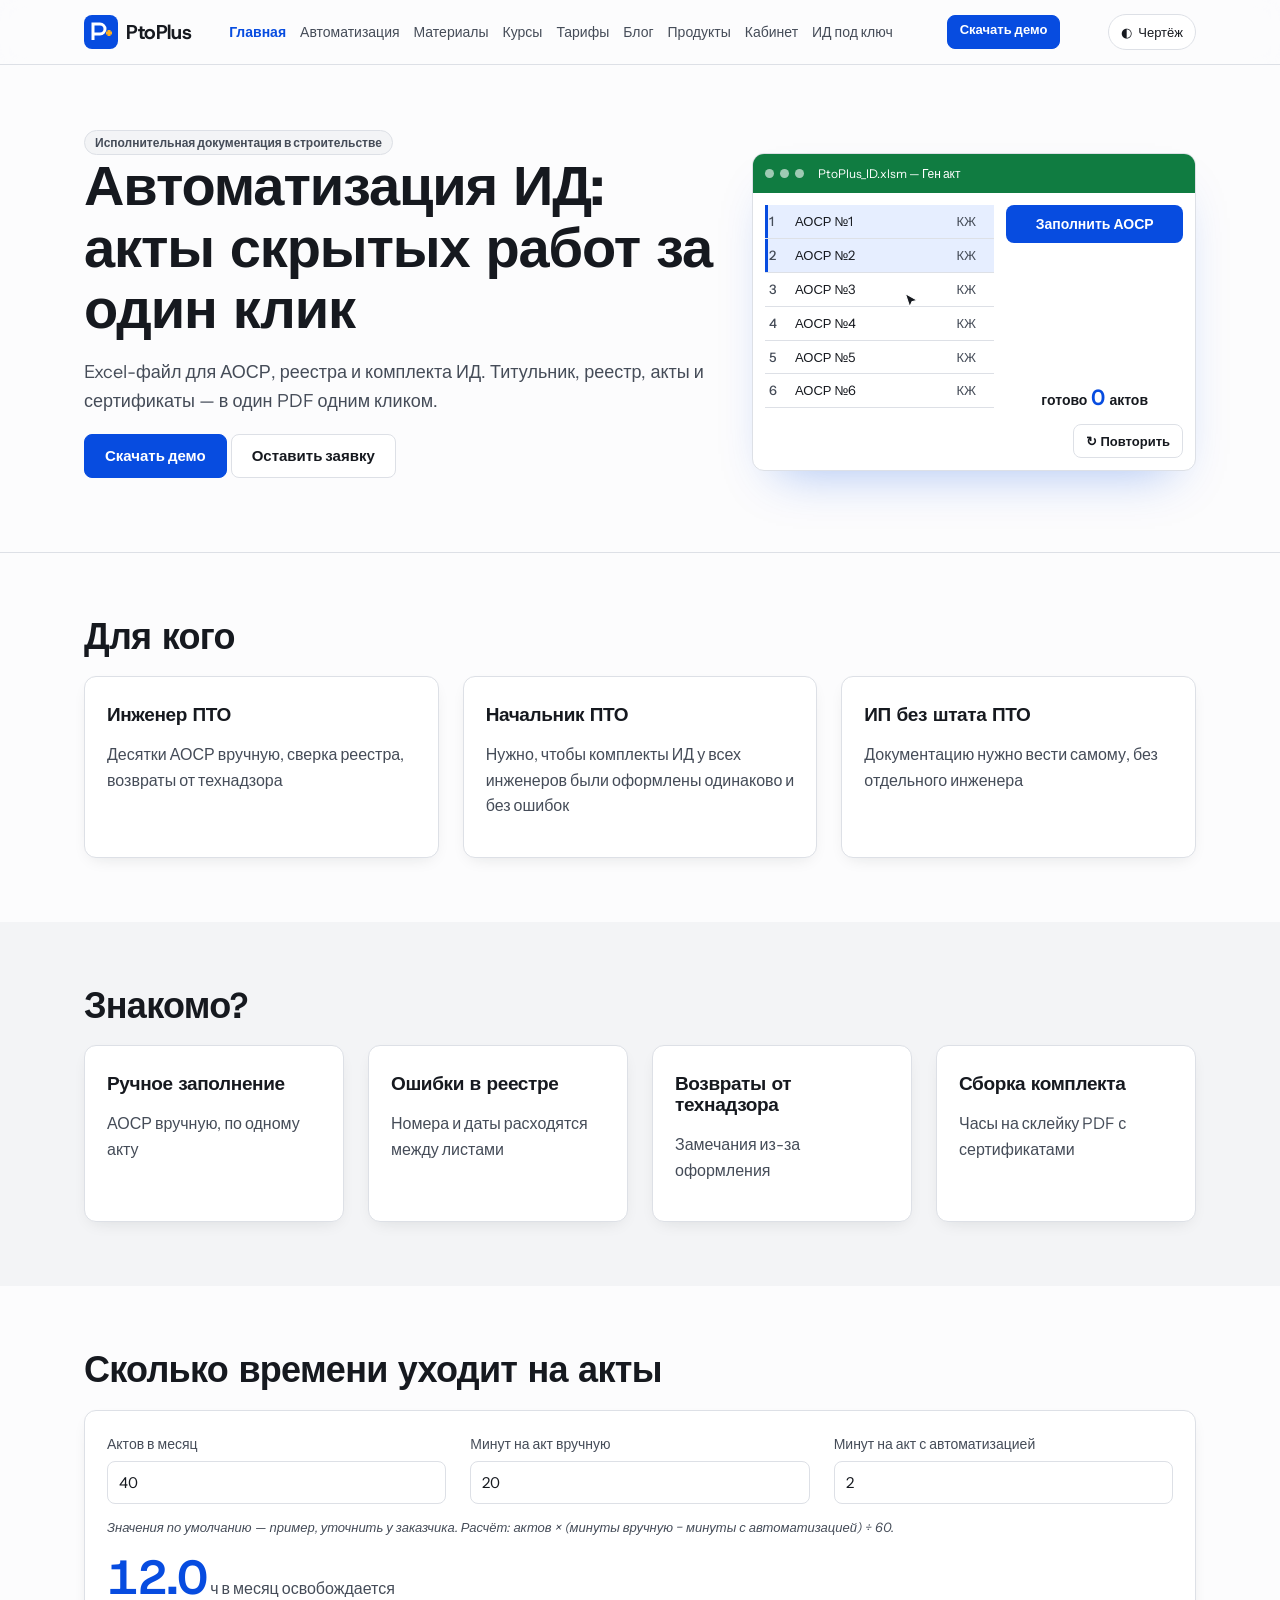
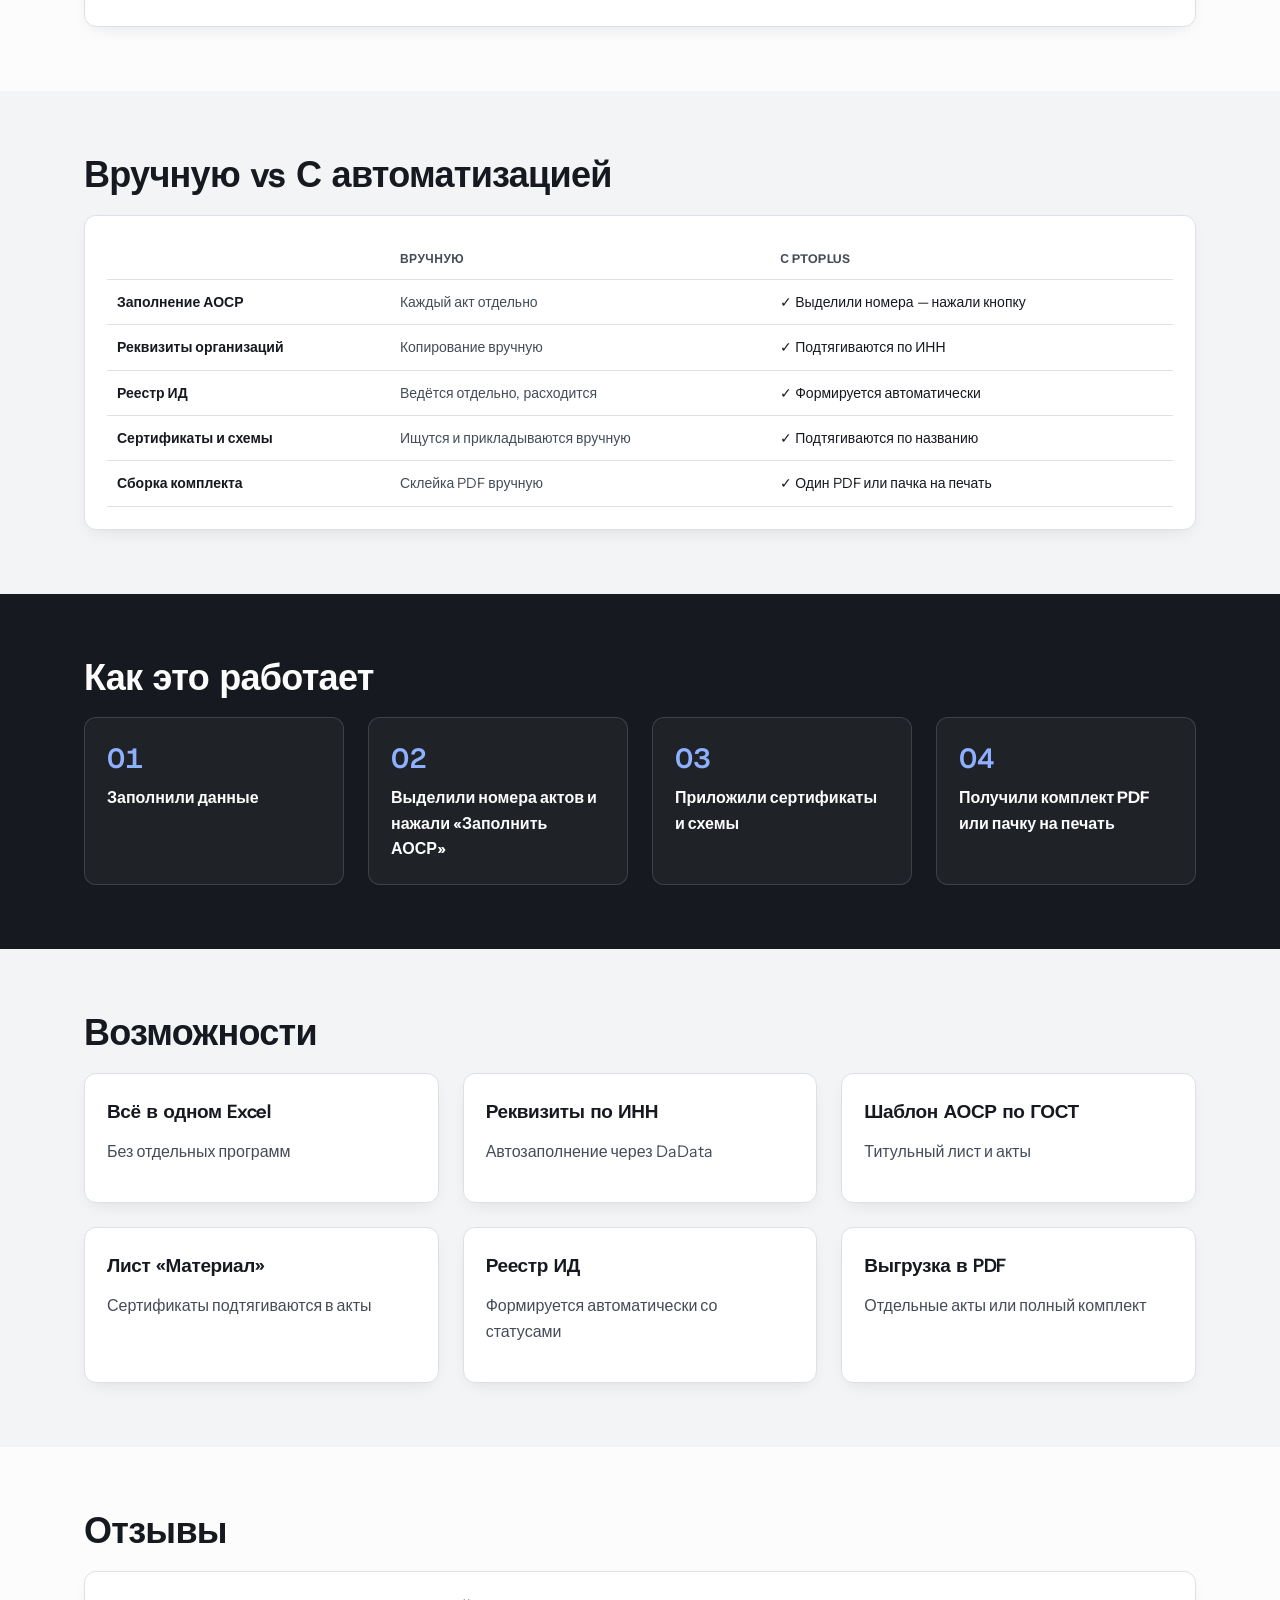
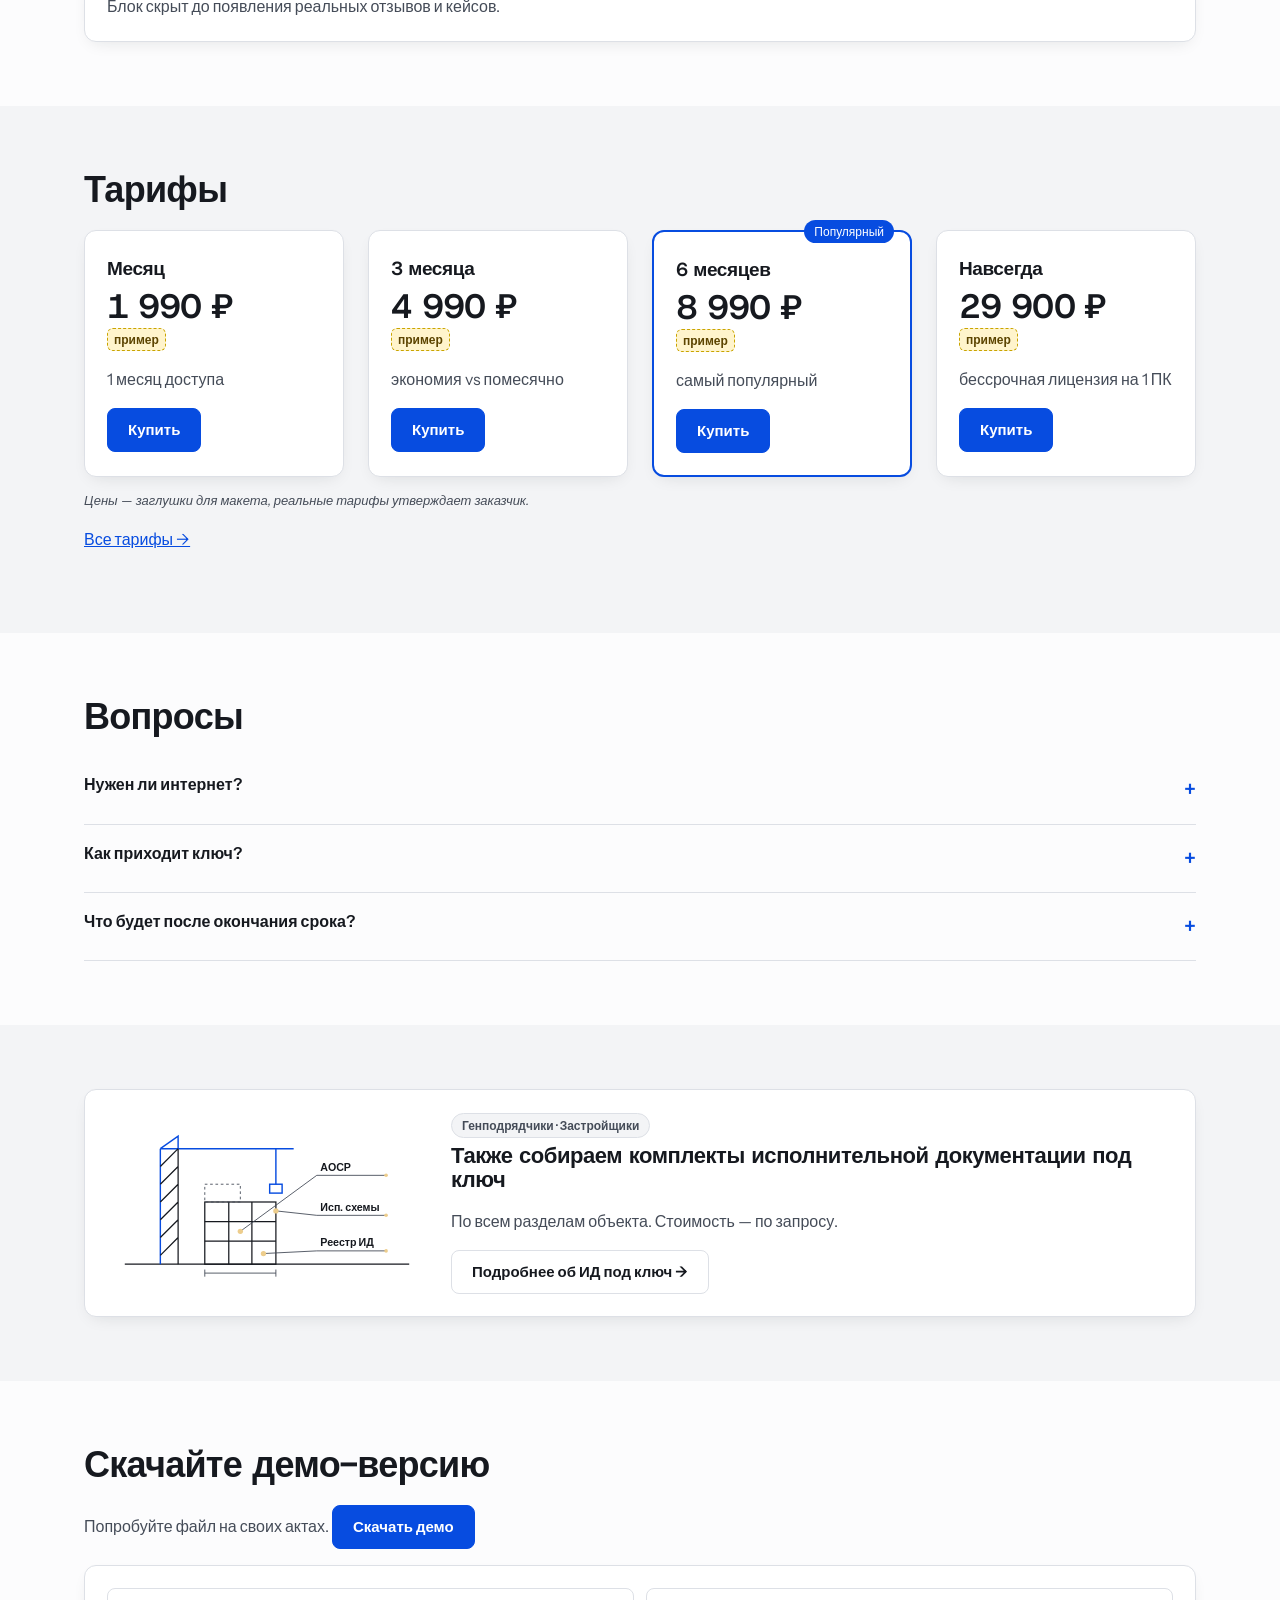
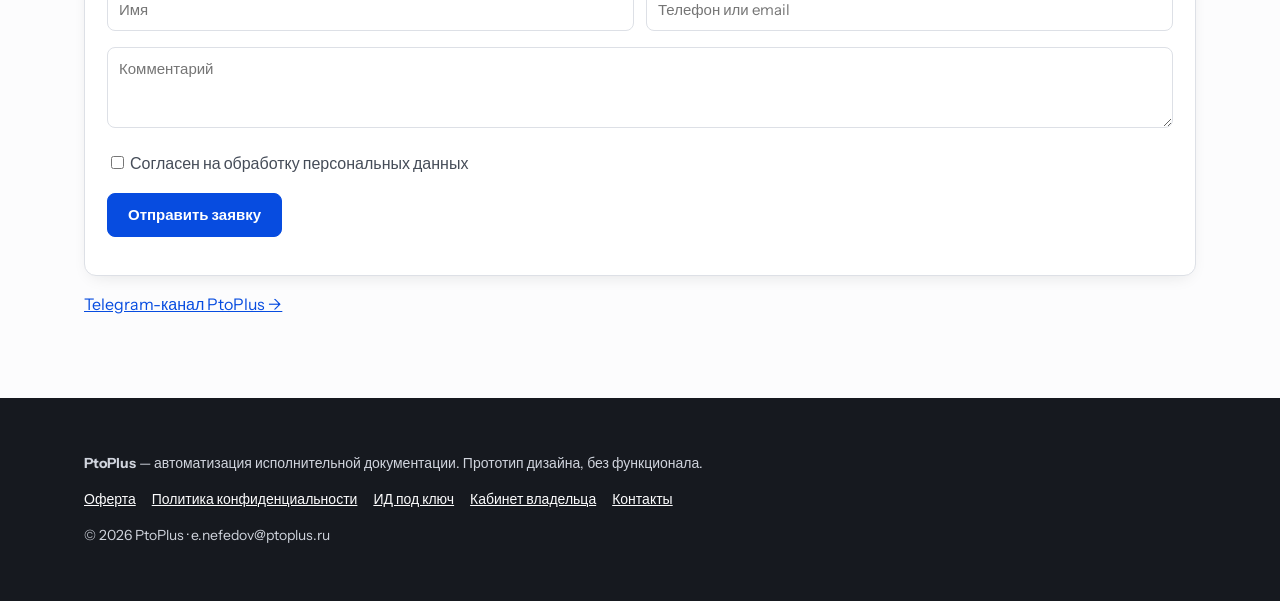
<file: index.html>
<!doctype html><html lang="ru"><head><meta charset="utf-8"><meta name="viewport" content="width=device-width,initial-scale=1"><title>Главная — PtoPlus</title><link rel="preconnect" href="https://fonts.googleapis.com"><link rel="preconnect" href="https://fonts.gstatic.com" crossorigin><link href="https://fonts.googleapis.com/css2?family=Host+Grotesk:wght@500;700&family=Instrument+Sans:wght@400;500;600&display=swap" rel="stylesheet"><link href="https://fonts.googleapis.com/css2?family=IBM+Plex+Mono:wght@400;600&family=IBM+Plex+Sans:wght@400;600;700&display=swap" rel="stylesheet"><script>try{var q=location.search.match(/theme=(\w+)/),t=q?q[1]:localStorage.getItem("pp-theme");if(t)document.documentElement.dataset.theme=t}catch(e){}</script><link rel="stylesheet" href="style.css"></head><body>
<header><div class="wrap nav"><a class="logo" href="index.html"><svg width="34" height="34" viewBox="0 0 34 34"><rect width="34" height="34" rx="8" fill="var(--dp-color-accent)"/><path d="M9 25V9h7a5 5 0 010 10h-7" stroke="#fff" stroke-width="3" fill="none"/><path d="M22 18h6M25 15v6" stroke="var(--value,#ffb020)" stroke-width="3"/></svg>PtoPlus</a><nav class="menu"><a href="index.html" class=active>Главная</a><a href="automation.html">Автоматизация</a><a href="materials.html">Материалы</a><a href="courses.html">Курсы</a><a href="pricing.html">Тарифы</a><a href="blog.html">Блог</a><a href="products.html">Продукты</a><a href="account.html">Кабинет</a><a href="id-turnkey.html">ИД под ключ</a></nav><a class="btn sm hdr-cta" href="#" data-demo="скачивание демо-файла">Скачать демо</a><button class="theme-tgl" type="button" aria-pressed="false" aria-label="Тема «Чертёж»" title="Переключить тему"><span aria-hidden="true">◐</span><span class="tl">Чертёж</span></button><button class="burger" aria-label="Меню">☰</button></div></header>
<main><div class="hero"><div class="wrap grid g2"><div><span class="tag">Исполнительная документация в строительстве</span><h1>Автоматизация ИД: акты скрытых работ за один клик</h1><p>Excel-файл для АОСР, реестра и комплекта ИД. Титульник, реестр, акты и сертификаты — в один PDF одним кликом.</p><p><a class="btn" href="#" data-demo="скачивание демо-файла">Скачать демо</a> <a class="btn ghost" href="contacts.html">Оставить заявку</a></p></div><div class="xdemo" aria-label="Анимация: выделение актов и формирование PDF" role="img"><div class="xbar"><i></i><i></i><i></i><span>PtoPlus_ID.xlsm — Ген акт</span></div><div class="xbody"><div class="xsheet"><div class="xrow"><b>1</b><span>АОСР №1</span><em>КЖ</em></div><div class="xrow"><b>2</b><span>АОСР №2</span><em>КЖ</em></div><div class="xrow"><b>3</b><span>АОСР №3</span><em>КЖ</em></div><div class="xrow"><b>4</b><span>АОСР №4</span><em>КЖ</em></div><div class="xrow"><b>5</b><span>АОСР №5</span><em>КЖ</em></div><div class="xrow"><b>6</b><span>АОСР №6</span><em>КЖ</em></div></div><div class="xside"><button class="xbtn" tabindex="-1">Заполнить АОСР</button><div class="xstack"></div><div class="xcount">готово <b>0</b> актов</div></div><div class="xcursor"></div></div><button class="xreplay btn ghost sm" type="button">↻ Повторить</button></div></div></div><section class=""><div class="wrap"><h2>Для кого</h2><div class="grid g3"><div class="card"><h3>Инженер ПТО</h3><p class="muted">Десятки АОСР вручную, сверка реестра, возвраты от технадзора</p></div><div class="card"><h3>Начальник ПТО</h3><p class="muted">Нужно, чтобы комплекты ИД у всех инженеров были оформлены одинаково и без ошибок</p></div><div class="card"><h3>ИП без штата ПТО</h3><p class="muted">Документацию нужно вести самому, без отдельного инженера</p></div></div></div></section><section class=""><div class="wrap"><h2>Знакомо?</h2><div class="grid g4"><div class="card"><h3>Ручное заполнение</h3><p class="muted">АОСР вручную, по одному акту</p></div><div class="card"><h3>Ошибки в реестре</h3><p class="muted">Номера и даты расходятся между листами</p></div><div class="card"><h3>Возвраты от технадзора</h3><p class="muted">Замечания из-за оформления</p></div><div class="card"><h3>Сборка комплекта</h3><p class="muted">Часы на склейку PDF с сертификатами</p></div></div></div></section><section class=""><div class="wrap"><h2>Сколько времени уходит на акты</h2><div class="card calc"><div class="grid g3"><label>Актов в месяц<input type="number" id="cA" value="40" min="0"></label><label>Минут на акт вручную<input type="number" id="cM" value="20" min="0"></label><label>Минут на акт с автоматизацией<input type="number" id="cT" value="2" min="0"></label></div><p class="demo">Значения по умолчанию — пример, уточнить у заказчика. Расчёт: актов × (минуты вручную − минуты с автоматизацией) ÷ 60.</p><div class="calcout"><span class="kpi" id="cOut">0</span> <span class="muted">ч в месяц освобождается</span></div></div></div></section><section class=""><div class="wrap"><h2>Вручную vs С автоматизацией</h2><div class="card tbl"><table><tr><th></th><th>Вручную</th><th>С PtoPlus</th></tr><tr><td><b>Заполнение АОСР</b></td><td class="muted">Каждый акт отдельно</td><td>✓ Выделили номера — нажали кнопку</td></tr><tr><td><b>Реквизиты организаций</b></td><td class="muted">Копирование вручную</td><td>✓ Подтягиваются по ИНН</td></tr><tr><td><b>Реестр ИД</b></td><td class="muted">Ведётся отдельно, расходится</td><td>✓ Формируется автоматически</td></tr><tr><td><b>Сертификаты и схемы</b></td><td class="muted">Ищутся и прикладываются вручную</td><td>✓ Подтягиваются по названию</td></tr><tr><td><b>Сборка комплекта</b></td><td class="muted">Склейка PDF вручную</td><td>✓ Один PDF или пачка на печать</td></tr></table></div></div></section><section class="dark"><div class="wrap"><h2>Как это работает</h2><div class="grid g4 steps"><div class="card"><b>Заполнили данные</b></div><div class="card"><b>Выделили номера актов и нажали «Заполнить АОСР»</b></div><div class="card"><b>Приложили сертификаты и схемы</b></div><div class="card"><b>Получили комплект PDF или пачку на печать</b></div></div></div></section><section class=""><div class="wrap"><h2>Возможности</h2><div class="grid g3"><div class="card"><h3>Всё в одном Excel</h3><p class="muted">Без отдельных программ</p></div><div class="card"><h3>Реквизиты по ИНН</h3><p class="muted">Автозаполнение через DaData</p></div><div class="card"><h3>Шаблон АОСР по ГОСТ</h3><p class="muted">Титульный лист и акты</p></div><div class="card"><h3>Лист «Материал»</h3><p class="muted">Сертификаты подтягиваются в акты</p></div><div class="card"><h3>Реестр ИД</h3><p class="muted">Формируется автоматически со статусами</p></div><div class="card"><h3>Выгрузка в PDF</h3><p class="muted">Отдельные акты или полный комплект</p></div></div></div></section><section class=""><div class="wrap"><h2>Отзывы</h2><div class="card muted">Блок скрыт до появления реальных отзывов и кейсов.</div></div></section><section class=""><div class="wrap"><h2>Тарифы</h2><div class="grid g4"><div class="card "><h3>Месяц</h3><div class="price">1 990 ₽</div><span class="ph">пример</span><p class="muted">1 месяц доступа</p><a class="btn" href="success.html">Купить</a></div><div class="card "><h3>3 месяца</h3><div class="price">4 990 ₽</div><span class="ph">пример</span><p class="muted">экономия vs помесячно</p><a class="btn" href="success.html">Купить</a></div><div class="card hit"><h3>6 месяцев</h3><div class="price">8 990 ₽</div><span class="ph">пример</span><p class="muted">самый популярный</p><a class="btn" href="success.html">Купить</a></div><div class="card "><h3>Навсегда</h3><div class="price">29 900 ₽</div><span class="ph">пример</span><p class="muted">бессрочная лицензия на 1 ПК</p><a class="btn" href="success.html">Купить</a></div></div><p class="demo">Цены — заглушки для макета, реальные тарифы утверждает заказчик.</p><p><a href="pricing.html">Все тарифы →</a></p></div></section><section class=""><div class="wrap"><h2>Вопросы</h2><details><summary>Нужен ли интернет?</summary>Ключ проверяется при запуске; без сети файл работает несколько дней.</details><details><summary>Как приходит ключ?</summary>На email и в Telegram-бот сразу после оплаты.</details><details><summary>Что будет после окончания срока?</summary>Кнопки автоматизации перестанут работать до продления.</details></div></section><section class="tk"><div class="wrap"><div class="card tkc"><div class="tkill"><svg class="il" viewBox="0 0 360 175" role="img" aria-label="Иллюстрация: строящееся здание с краном и выносками АОСР, исполнительные схемы, реестр ИД"><style>.il .s{fill:none;stroke:var(--dp-color-ink);stroke-width:1.4}.il .a{fill:none;stroke:var(--dp-color-accent);stroke-width:1.6}.il .ln{fill:none;stroke:var(--dp-color-ink-secondary);stroke-width:1}.il .dm{stroke:var(--dp-color-ink-secondary);stroke-width:1;fill:none;stroke-dasharray:3 3}.il .lb{font:600 12px var(--sans);fill:var(--dp-color-ink)}.il .mono{font:11px monospace;fill:var(--dp-color-ink-secondary)}</style><path d="M20 160H340" class="s"/><path d="M60 160V30M60 30H210M60 30l20-14v14M190 30v40" class="a"/><path d="M60 50l20-20M60 70l20-20M60 90l20-20M60 110l20-20M60 130l20-20M60 150l20-20M80 30v130" class="s"/><rect x="183" y="70" width="14" height="10" class="a"/><rect x="110" y="90" width="80" height="70" class="s"/><path d="M110 112H190M110 134H190M137 90V160M163 90V160" class="s"/><rect x="110" y="70" width="40" height="20" class="dm"/><path d="M110 170H190M110 166v8M190 166v8" class="ln"/><path d="M150 123L236 60H314" class="ln"/><circle cx="150" cy="123" r="3" fill="var(--value,#edcd8c)"/><circle cx="314" cy="60" r="2" fill="var(--value,#edcd8c)"/><text x="240" y="55" class="lb">АОСР</text><path d="M190 100L236 105H314" class="ln"/><circle cx="190" cy="100" r="3" fill="var(--value,#edcd8c)"/><circle cx="314" cy="105" r="2" fill="var(--value,#edcd8c)"/><text x="240" y="100" class="lb">Исп. схемы</text><path d="M176 148L236 145H314" class="ln"/><circle cx="176" cy="148" r="3" fill="var(--value,#edcd8c)"/><circle cx="314" cy="145" r="2" fill="var(--value,#edcd8c)"/><text x="240" y="140" class="lb">Реестр ИД</text></svg></div><div><span class="tag">Генподрядчики · Застройщики</span><h3>Также собираем комплекты исполнительной документации под ключ</h3><p class="muted">По всем разделам объекта. Стоимость — по запросу.</p><a class="btn ghost" href="id-turnkey.html">Подробнее об ИД под ключ →</a></div></div></div></section><section class=""><div class="wrap"><h2>Скачайте демо-версию</h2><p class="muted">Попробуйте файл на своих актах. <a class="btn" href="#" data-demo="скачивание демо-файла">Скачать демо</a></p><form class="card"><div class="grid g2"><input placeholder="Имя"><input placeholder="Телефон или email"></div><p><textarea rows="3" placeholder="Комментарий"></textarea></p><label class="muted"><input type="checkbox" style="width:auto"> Согласен на обработку персональных данных</label><p><button class="btn">Отправить заявку</button></p></form><p><a href="#" data-demo="ссылка на Telegram-канал">Telegram-канал PtoPlus →</a></p></div></section></main>
<footer><div class="wrap"><p><b>PtoPlus</b> — автоматизация исполнительной документации. Прототип дизайна, без функционала.</p><p><a href="offer.html">Оферта</a><a href="privacy.html">Политика конфиденциальности</a><a href="id-turnkey.html">ИД под ключ</a><a href="owner.html">Кабинет владельца</a><a href="contacts.html">Контакты</a></p><p>© 2026 PtoPlus · e.nefedov@ptoplus.ru</p></div></footer><script src="app.js"></script></body></html>
</file>
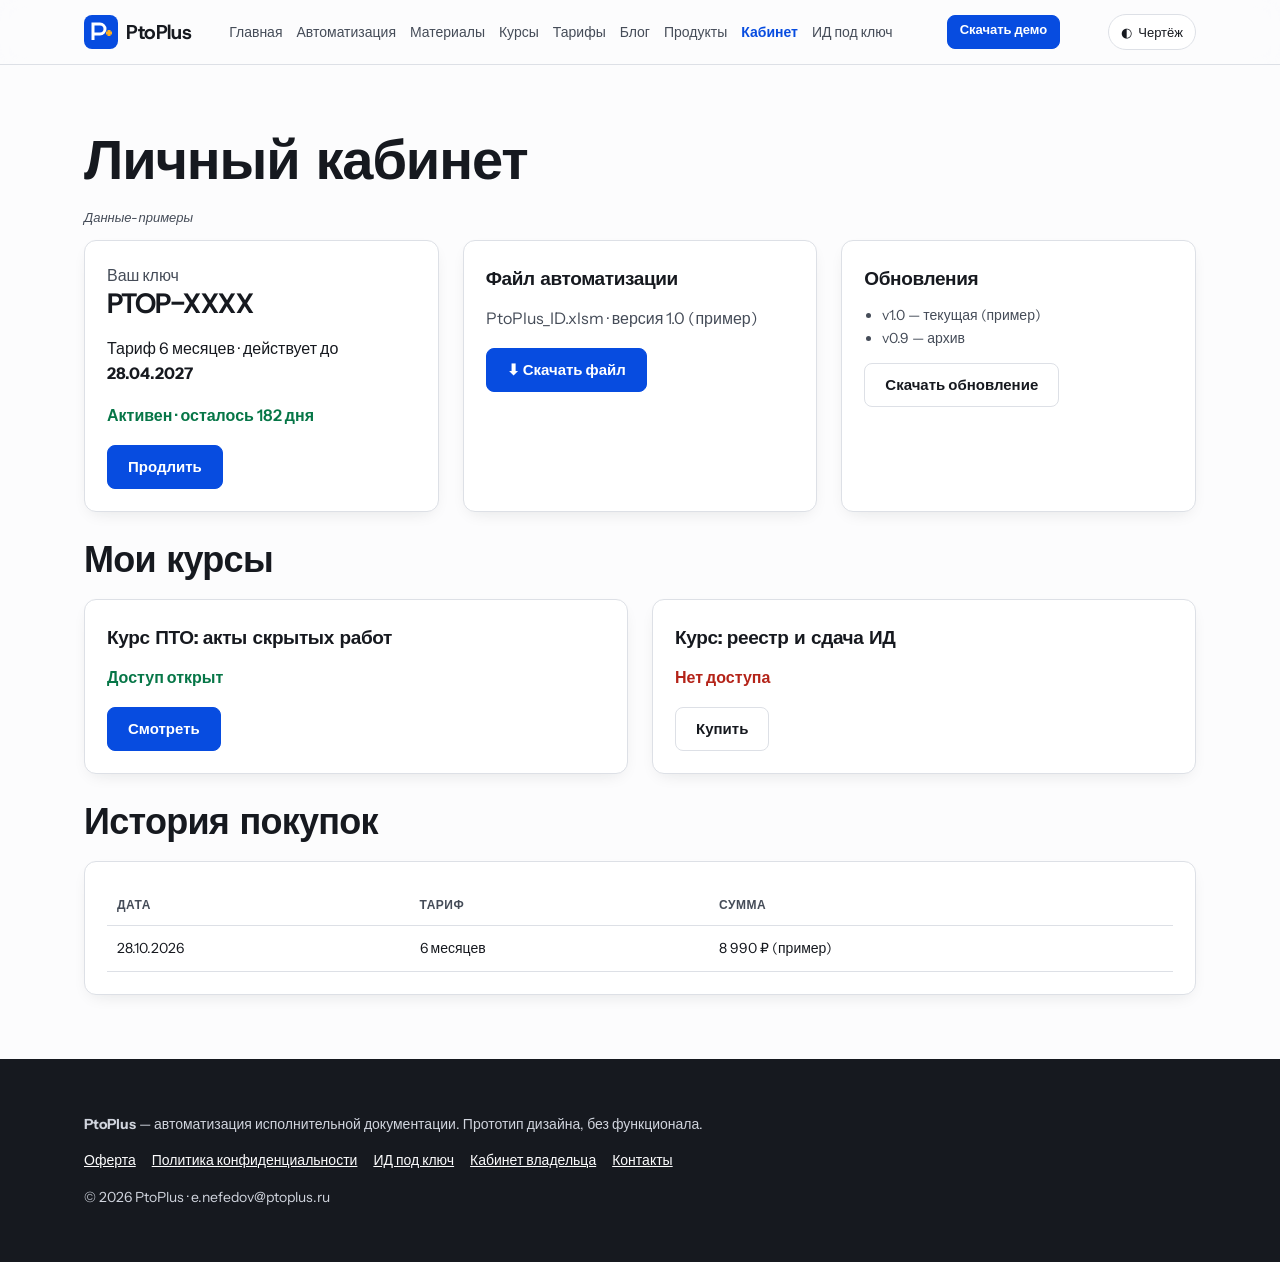
<file: account.html>
<!doctype html><html lang="ru"><head><meta charset="utf-8"><meta name="viewport" content="width=device-width,initial-scale=1"><title>Личный кабинет — PtoPlus</title><link rel="preconnect" href="https://fonts.googleapis.com"><link rel="preconnect" href="https://fonts.gstatic.com" crossorigin><link href="https://fonts.googleapis.com/css2?family=Host+Grotesk:wght@500;700&family=Instrument+Sans:wght@400;500;600&display=swap" rel="stylesheet"><link href="https://fonts.googleapis.com/css2?family=IBM+Plex+Mono:wght@400;600&family=IBM+Plex+Sans:wght@400;600;700&display=swap" rel="stylesheet"><script>try{var q=location.search.match(/theme=(\w+)/),t=q?q[1]:localStorage.getItem("pp-theme");if(t)document.documentElement.dataset.theme=t}catch(e){}</script><link rel="stylesheet" href="style.css"></head><body>
<header><div class="wrap nav"><a class="logo" href="index.html"><svg width="34" height="34" viewBox="0 0 34 34"><rect width="34" height="34" rx="8" fill="var(--dp-color-accent)"/><path d="M9 25V9h7a5 5 0 010 10h-7" stroke="#fff" stroke-width="3" fill="none"/><path d="M22 18h6M25 15v6" stroke="var(--value,#ffb020)" stroke-width="3"/></svg>PtoPlus</a><nav class="menu"><a href="index.html">Главная</a><a href="automation.html">Автоматизация</a><a href="materials.html">Материалы</a><a href="courses.html">Курсы</a><a href="pricing.html">Тарифы</a><a href="blog.html">Блог</a><a href="products.html">Продукты</a><a href="account.html" class=active>Кабинет</a><a href="id-turnkey.html">ИД под ключ</a></nav><a class="btn sm hdr-cta" href="#" data-demo="скачивание демо-файла">Скачать демо</a><button class="theme-tgl" type="button" aria-pressed="false" aria-label="Тема «Чертёж»" title="Переключить тему"><span aria-hidden="true">◐</span><span class="tl">Чертёж</span></button><button class="burger" aria-label="Меню">☰</button></div></header>
<main><section><div class="wrap"><h1>Личный кабинет</h1><p class="demo">Данные-примеры</p><div class="grid g3"><div class="card"><div class="muted">Ваш ключ</div><div class="kpi">PTOP-XXXX</div><p>Тариф 6 месяцев · действует до <b>28.04.2027</b></p><p class="ok">Активен · осталось 182 дня</p><a class="btn" href="pricing.html">Продлить</a></div><div class="card"><h3>Файл автоматизации</h3><p class="muted">PtoPlus_ID.xlsm · версия 1.0 (пример)</p><a class="btn" href="#" data-demo="скачать файл">⬇ Скачать файл</a></div><div class="card"><h3>Обновления</h3><ul class="muted"><li>v1.0 — текущая (пример)</li><li>v0.9 — архив</li></ul><a class="btn ghost" href="#" data-demo="скачать обновление">Скачать обновление</a></div></div><h2 style="margin-top:28px">Мои курсы</h2><div class="grid g2"><div class="card"><h3>Курс ПТО: акты скрытых работ</h3><p class="ok">Доступ открыт</p><a class="btn" href="courses.html">Смотреть</a></div><div class="card"><h3>Курс: реестр и сдача ИД</h3><p class="bad">Нет доступа</p><a class="btn ghost" href="pricing.html">Купить</a></div></div><h2 style="margin-top:28px">История покупок</h2><div class="card tbl"><table><tr><th>Дата</th><th>Тариф</th><th>Сумма</th></tr><tr><td>28.10.2026</td><td>6 месяцев</td><td>8 990 ₽ (пример)</td></tr></table></div></div></section></main>
<footer><div class="wrap"><p><b>PtoPlus</b> — автоматизация исполнительной документации. Прототип дизайна, без функционала.</p><p><a href="offer.html">Оферта</a><a href="privacy.html">Политика конфиденциальности</a><a href="id-turnkey.html">ИД под ключ</a><a href="owner.html">Кабинет владельца</a><a href="contacts.html">Контакты</a></p><p>© 2026 PtoPlus · e.nefedov@ptoplus.ru</p></div></footer><script src="app.js"></script></body></html>
</file>
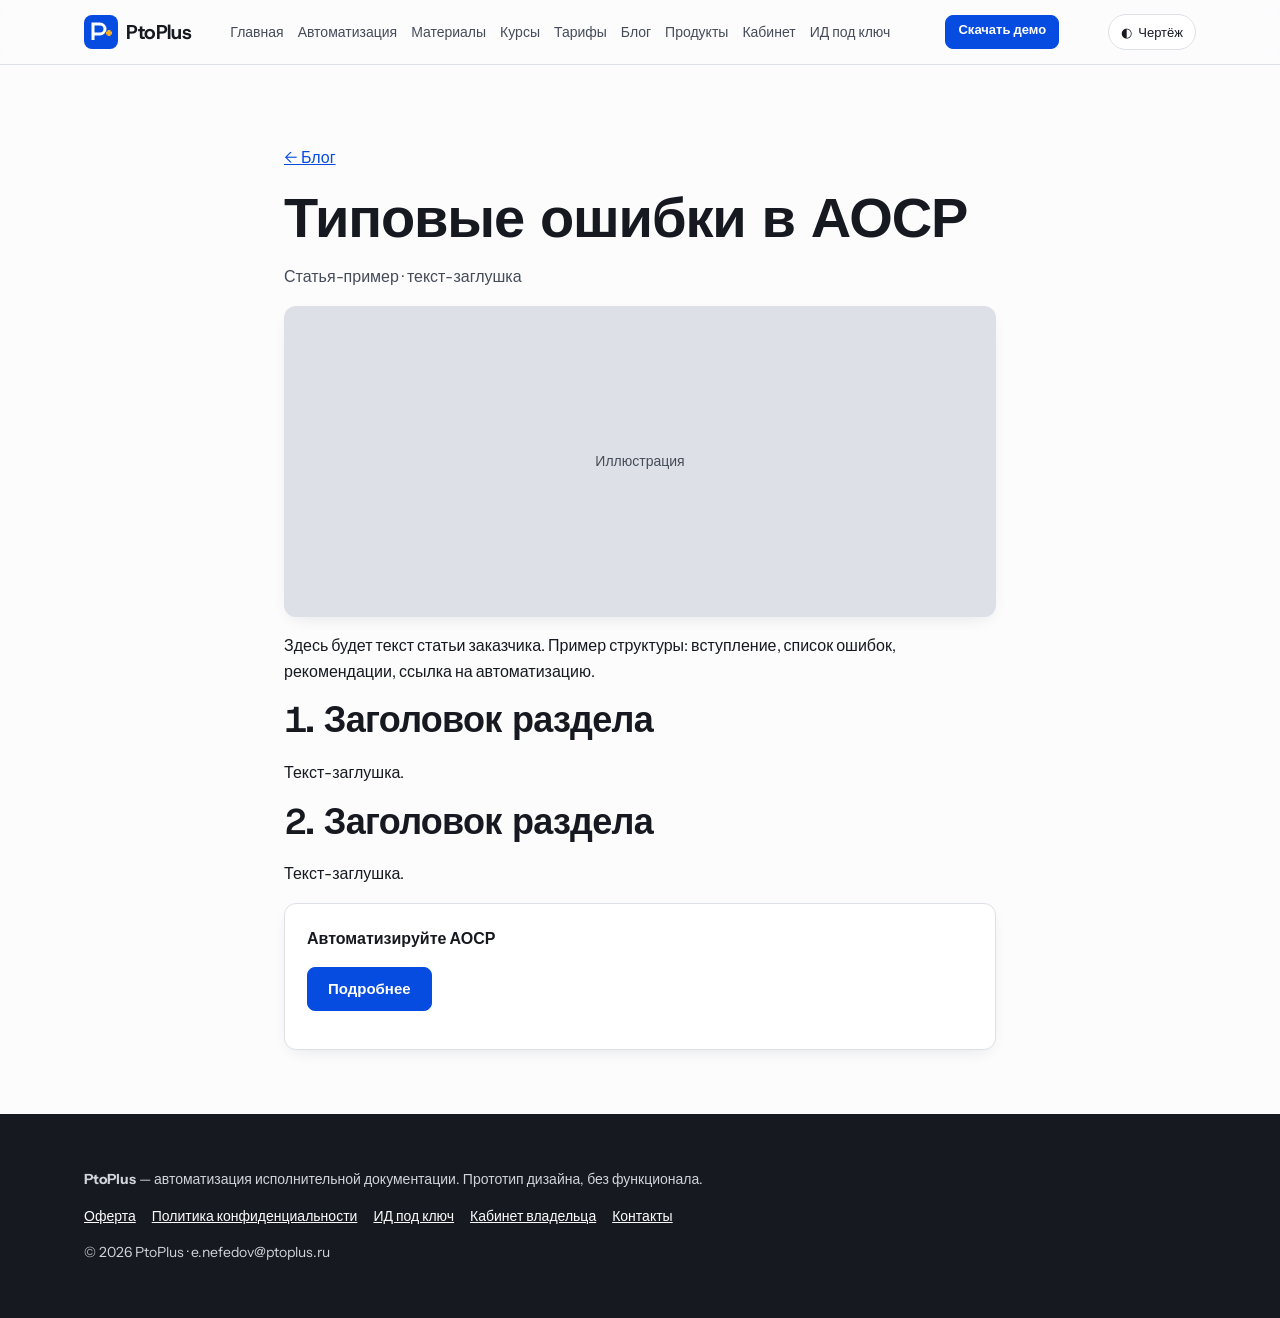
<file: article.html>
<!doctype html><html lang="ru"><head><meta charset="utf-8"><meta name="viewport" content="width=device-width,initial-scale=1"><title>Типовые ошибки в АОСР — PtoPlus</title><link rel="preconnect" href="https://fonts.googleapis.com"><link rel="preconnect" href="https://fonts.gstatic.com" crossorigin><link href="https://fonts.googleapis.com/css2?family=Host+Grotesk:wght@500;700&family=Instrument+Sans:wght@400;500;600&display=swap" rel="stylesheet"><link href="https://fonts.googleapis.com/css2?family=IBM+Plex+Mono:wght@400;600&family=IBM+Plex+Sans:wght@400;600;700&display=swap" rel="stylesheet"><script>try{var q=location.search.match(/theme=(\w+)/),t=q?q[1]:localStorage.getItem("pp-theme");if(t)document.documentElement.dataset.theme=t}catch(e){}</script><link rel="stylesheet" href="style.css"></head><body>
<header><div class="wrap nav"><a class="logo" href="index.html"><svg width="34" height="34" viewBox="0 0 34 34"><rect width="34" height="34" rx="8" fill="var(--dp-color-accent)"/><path d="M9 25V9h7a5 5 0 010 10h-7" stroke="#fff" stroke-width="3" fill="none"/><path d="M22 18h6M25 15v6" stroke="var(--value,#ffb020)" stroke-width="3"/></svg>PtoPlus</a><nav class="menu"><a href="index.html">Главная</a><a href="automation.html">Автоматизация</a><a href="materials.html">Материалы</a><a href="courses.html">Курсы</a><a href="pricing.html">Тарифы</a><a href="blog.html">Блог</a><a href="products.html">Продукты</a><a href="account.html">Кабинет</a><a href="id-turnkey.html">ИД под ключ</a></nav><a class="btn sm hdr-cta" href="#" data-demo="скачивание демо-файла">Скачать демо</a><button class="theme-tgl" type="button" aria-pressed="false" aria-label="Тема «Чертёж»" title="Переключить тему"><span aria-hidden="true">◐</span><span class="tl">Чертёж</span></button><button class="burger" aria-label="Меню">☰</button></div></header>
<main><section><div class="wrap" style="max-width:760px"><p><a href="blog.html">← Блог</a></p><h1>Типовые ошибки в АОСР</h1><p class="muted">Статья-пример · текст-заглушка</p><div class="video" style="aspect-ratio:16/7;background:var(--dp-color-rule);color:var(--dp-color-ink-secondary)">Иллюстрация</div><p>Здесь будет текст статьи заказчика. Пример структуры: вступление, список ошибок, рекомендации, ссылка на автоматизацию.</p><h2>1. Заголовок раздела</h2><p>Текст-заглушка.</p><h2>2. Заголовок раздела</h2><p>Текст-заглушка.</p><div class="card"><b>Автоматизируйте АОСР</b><p><a class="btn" href="automation.html">Подробнее</a></p></div></div></section></main>
<footer><div class="wrap"><p><b>PtoPlus</b> — автоматизация исполнительной документации. Прототип дизайна, без функционала.</p><p><a href="offer.html">Оферта</a><a href="privacy.html">Политика конфиденциальности</a><a href="id-turnkey.html">ИД под ключ</a><a href="owner.html">Кабинет владельца</a><a href="contacts.html">Контакты</a></p><p>© 2026 PtoPlus · e.nefedov@ptoplus.ru</p></div></footer><script src="app.js"></script></body></html>
</file>
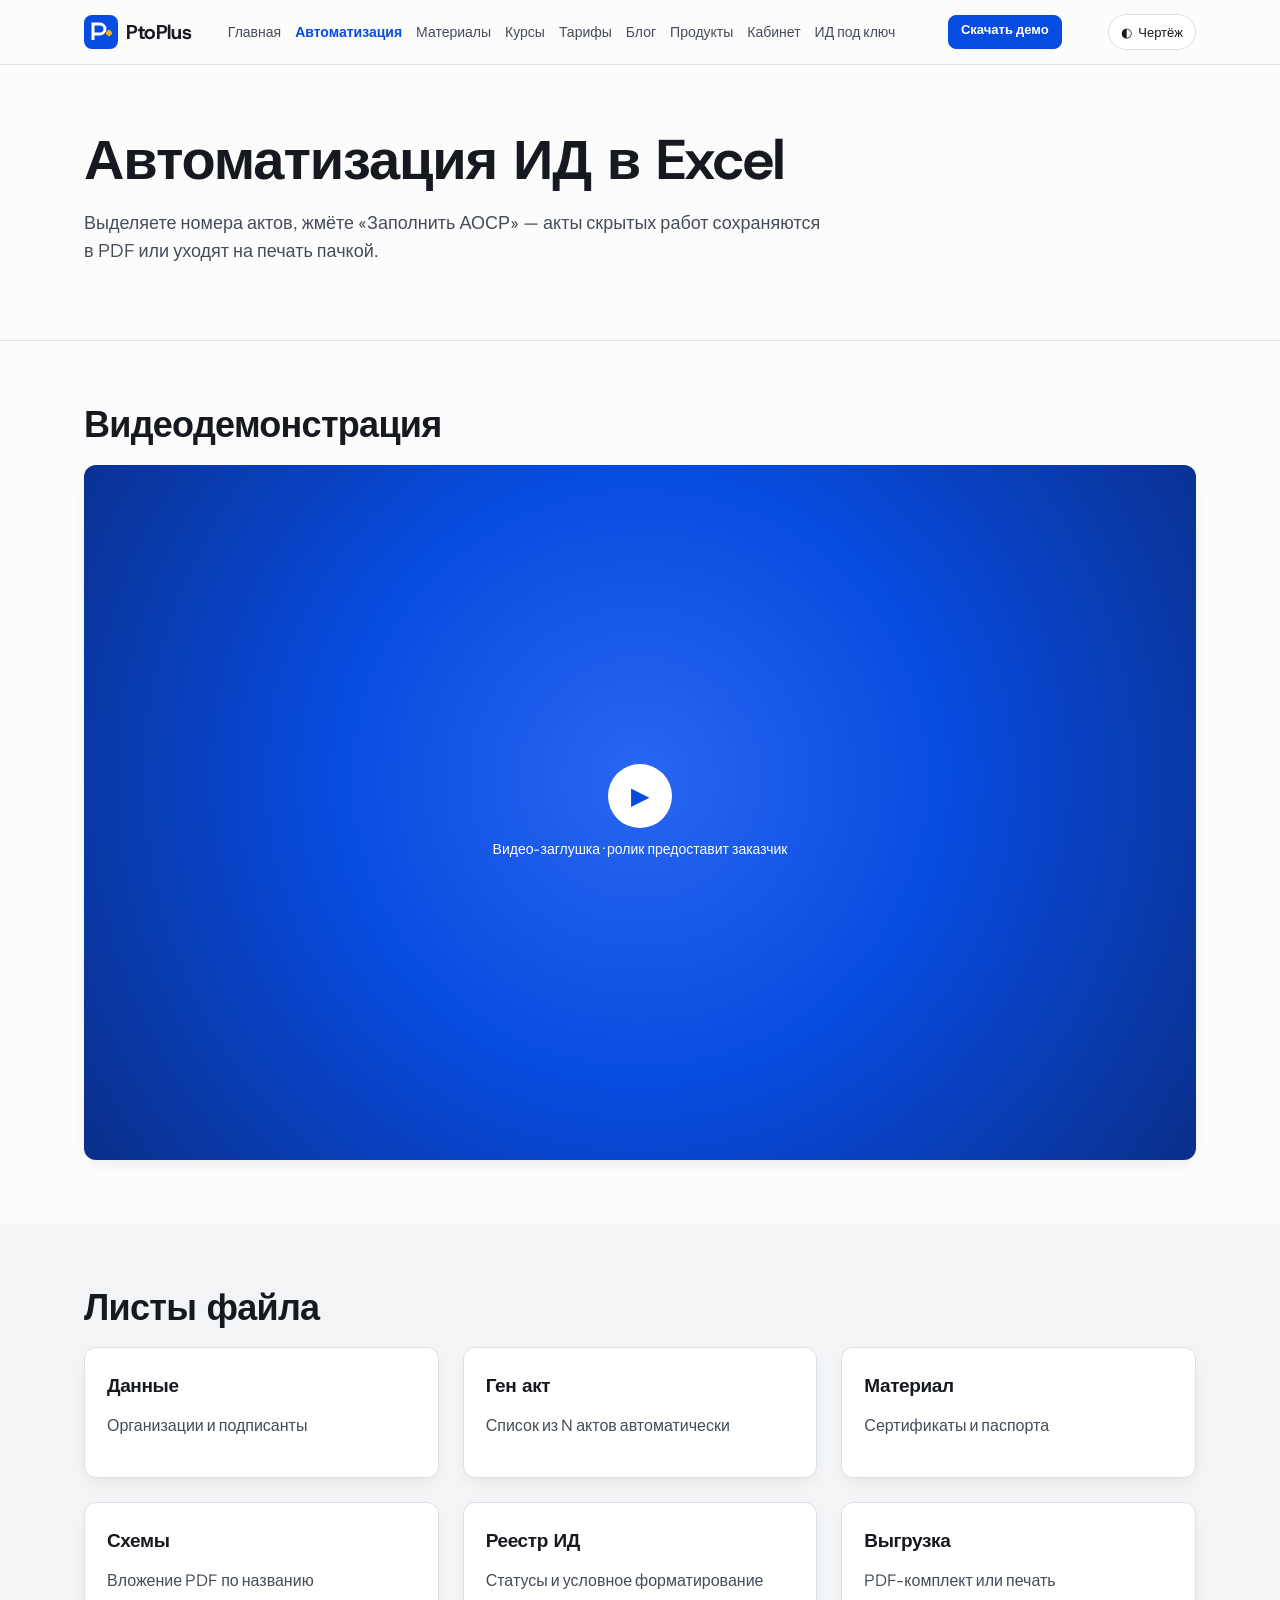
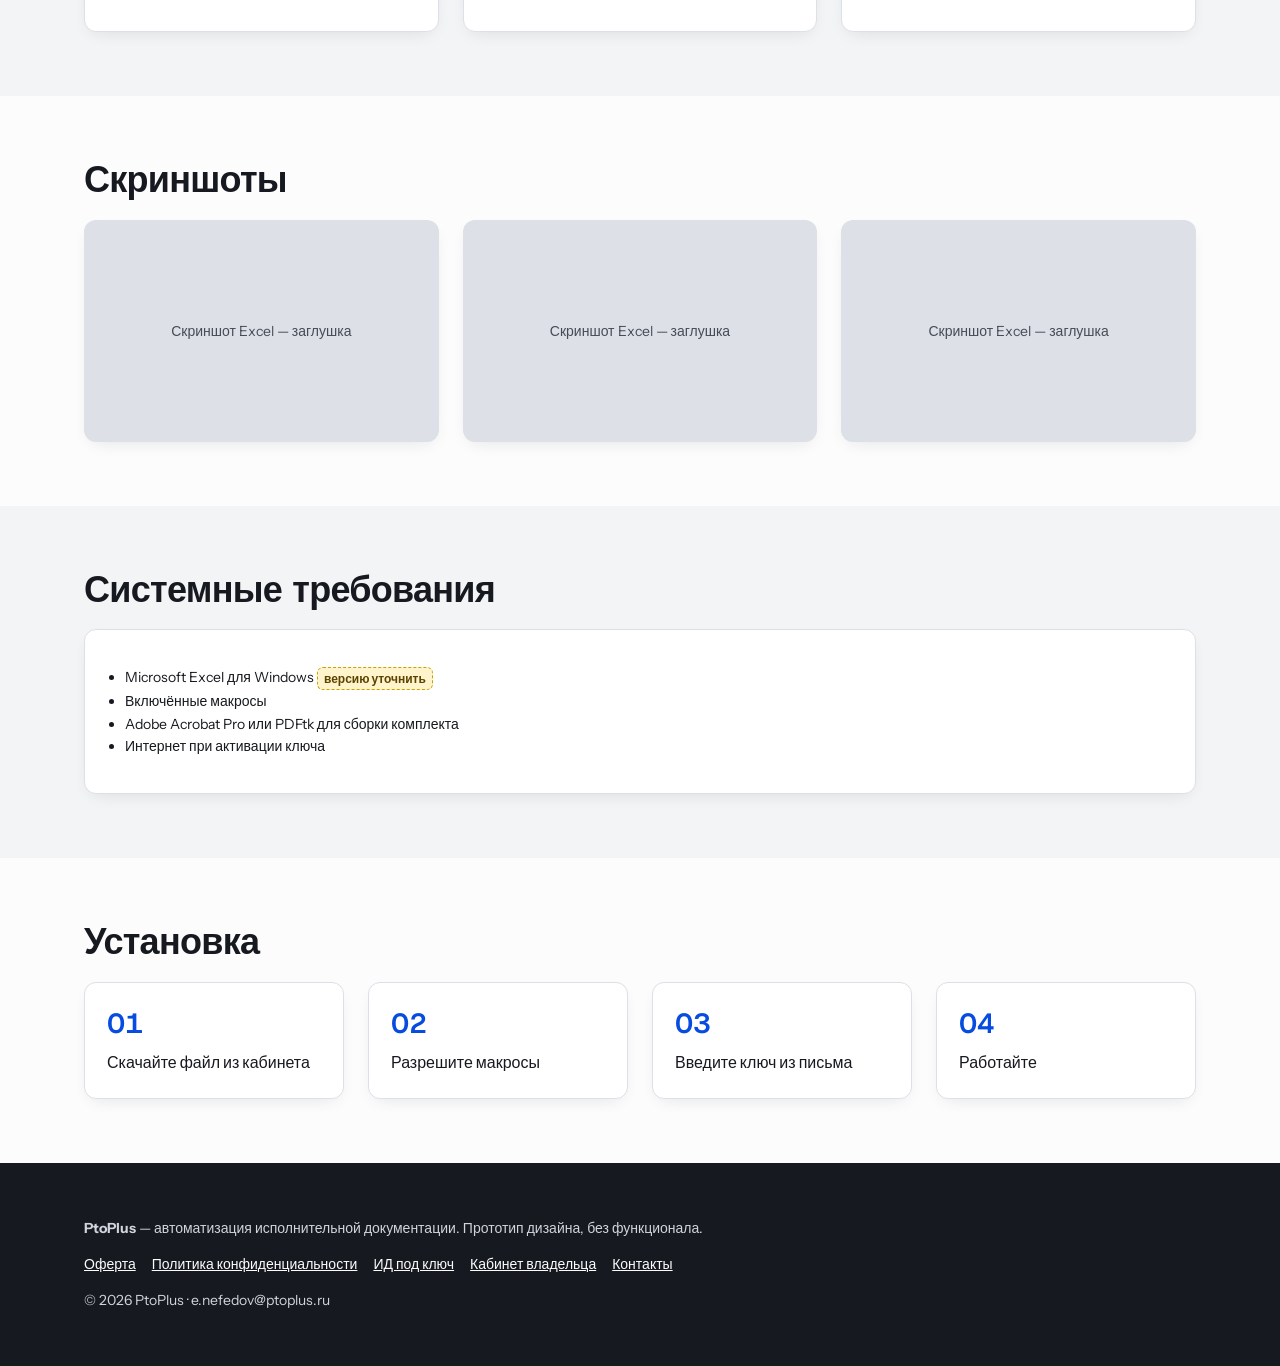
<file: automation.html>
<!doctype html><html lang="ru"><head><meta charset="utf-8"><meta name="viewport" content="width=device-width,initial-scale=1"><title>Автоматизация ИД — PtoPlus</title><link rel="preconnect" href="https://fonts.googleapis.com"><link rel="preconnect" href="https://fonts.gstatic.com" crossorigin><link href="https://fonts.googleapis.com/css2?family=Host+Grotesk:wght@500;700&family=Instrument+Sans:wght@400;500;600&display=swap" rel="stylesheet"><link href="https://fonts.googleapis.com/css2?family=IBM+Plex+Mono:wght@400;600&family=IBM+Plex+Sans:wght@400;600;700&display=swap" rel="stylesheet"><script>try{var q=location.search.match(/theme=(\w+)/),t=q?q[1]:localStorage.getItem("pp-theme");if(t)document.documentElement.dataset.theme=t}catch(e){}</script><link rel="stylesheet" href="style.css"></head><body>
<header><div class="wrap nav"><a class="logo" href="index.html"><svg width="34" height="34" viewBox="0 0 34 34"><rect width="34" height="34" rx="8" fill="var(--dp-color-accent)"/><path d="M9 25V9h7a5 5 0 010 10h-7" stroke="#fff" stroke-width="3" fill="none"/><path d="M22 18h6M25 15v6" stroke="var(--value,#ffb020)" stroke-width="3"/></svg>PtoPlus</a><nav class="menu"><a href="index.html">Главная</a><a href="automation.html" class=active>Автоматизация</a><a href="materials.html">Материалы</a><a href="courses.html">Курсы</a><a href="pricing.html">Тарифы</a><a href="blog.html">Блог</a><a href="products.html">Продукты</a><a href="account.html">Кабинет</a><a href="id-turnkey.html">ИД под ключ</a></nav><a class="btn sm hdr-cta" href="#" data-demo="скачивание демо-файла">Скачать демо</a><button class="theme-tgl" type="button" aria-pressed="false" aria-label="Тема «Чертёж»" title="Переключить тему"><span aria-hidden="true">◐</span><span class="tl">Чертёж</span></button><button class="burger" aria-label="Меню">☰</button></div></header>
<main><div class="hero"><div class="wrap"><h1>Автоматизация ИД в Excel</h1><p>Выделяете номера актов, жмёте «Заполнить АОСР» — акты скрытых работ сохраняются в PDF или уходят на печать пачкой.</p></div></div><section class=""><div class="wrap"><h2>Видеодемонстрация</h2><div class="video"><div class="play">▶</div><div>Видео-заглушка · ролик предоставит заказчик</div></div></div></section><section class=""><div class="wrap"><h2>Листы файла</h2><div class="grid g3"><div class="card"><h3>Данные</h3><p class="muted">Организации и подписанты</p></div><div class="card"><h3>Ген акт</h3><p class="muted">Список из N актов автоматически</p></div><div class="card"><h3>Материал</h3><p class="muted">Сертификаты и паспорта</p></div><div class="card"><h3>Схемы</h3><p class="muted">Вложение PDF по названию</p></div><div class="card"><h3>Реестр ИД</h3><p class="muted">Статусы и условное форматирование</p></div><div class="card"><h3>Выгрузка</h3><p class="muted">PDF-комплект или печать</p></div></div></div></section><section class=""><div class="wrap"><h2>Скриншоты</h2><div class="grid g3"><div class="video" style="background:var(--dp-color-rule);color:var(--dp-color-ink-secondary)">Скриншот Excel — заглушка</div><div class="video" style="background:var(--dp-color-rule);color:var(--dp-color-ink-secondary)">Скриншот Excel — заглушка</div><div class="video" style="background:var(--dp-color-rule);color:var(--dp-color-ink-secondary)">Скриншот Excel — заглушка</div></div></div></section><section class=""><div class="wrap"><h2>Системные требования</h2><div class="card"><ul><li>Microsoft Excel для Windows <span class="ph">версию уточнить</span></li><li>Включённые макросы</li><li>Adobe Acrobat Pro или PDFtk для сборки комплекта</li><li>Интернет при активации ключа</li></ul></div></div></section><section class=""><div class="wrap"><h2>Установка</h2><div class="grid g4 steps"><div class="card">Скачайте файл из кабинета</div><div class="card">Разрешите макросы</div><div class="card">Введите ключ из письма</div><div class="card">Работайте</div></div></div></section></main>
<footer><div class="wrap"><p><b>PtoPlus</b> — автоматизация исполнительной документации. Прототип дизайна, без функционала.</p><p><a href="offer.html">Оферта</a><a href="privacy.html">Политика конфиденциальности</a><a href="id-turnkey.html">ИД под ключ</a><a href="owner.html">Кабинет владельца</a><a href="contacts.html">Контакты</a></p><p>© 2026 PtoPlus · e.nefedov@ptoplus.ru</p></div></footer><script src="app.js"></script></body></html>
</file>
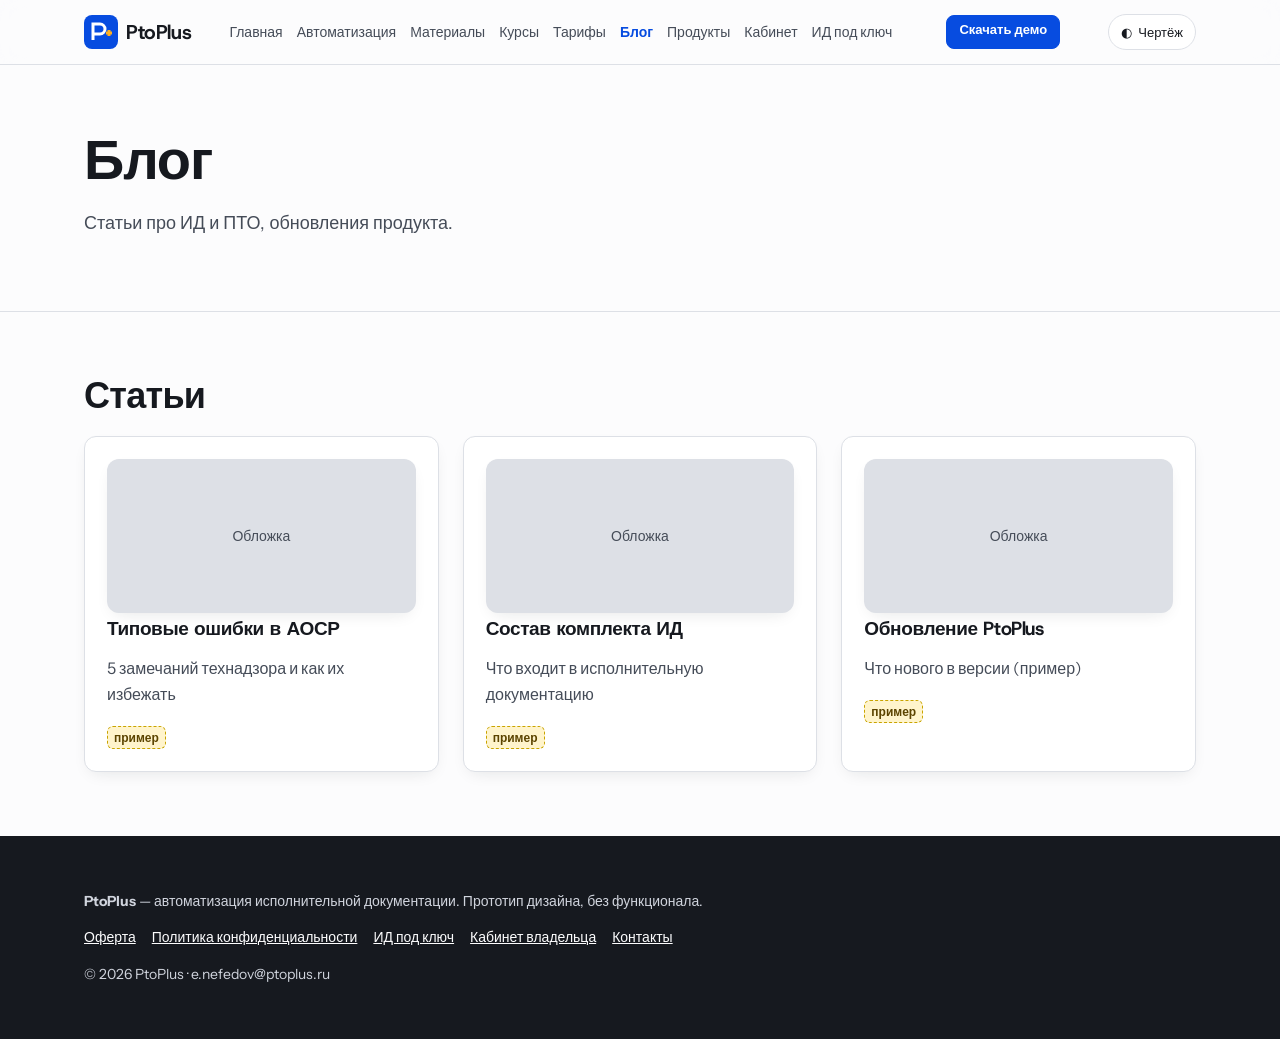
<file: blog.html>
<!doctype html><html lang="ru"><head><meta charset="utf-8"><meta name="viewport" content="width=device-width,initial-scale=1"><title>Блог — PtoPlus</title><link rel="preconnect" href="https://fonts.googleapis.com"><link rel="preconnect" href="https://fonts.gstatic.com" crossorigin><link href="https://fonts.googleapis.com/css2?family=Host+Grotesk:wght@500;700&family=Instrument+Sans:wght@400;500;600&display=swap" rel="stylesheet"><link href="https://fonts.googleapis.com/css2?family=IBM+Plex+Mono:wght@400;600&family=IBM+Plex+Sans:wght@400;600;700&display=swap" rel="stylesheet"><script>try{var q=location.search.match(/theme=(\w+)/),t=q?q[1]:localStorage.getItem("pp-theme");if(t)document.documentElement.dataset.theme=t}catch(e){}</script><link rel="stylesheet" href="style.css"></head><body>
<header><div class="wrap nav"><a class="logo" href="index.html"><svg width="34" height="34" viewBox="0 0 34 34"><rect width="34" height="34" rx="8" fill="var(--dp-color-accent)"/><path d="M9 25V9h7a5 5 0 010 10h-7" stroke="#fff" stroke-width="3" fill="none"/><path d="M22 18h6M25 15v6" stroke="var(--value,#ffb020)" stroke-width="3"/></svg>PtoPlus</a><nav class="menu"><a href="index.html">Главная</a><a href="automation.html">Автоматизация</a><a href="materials.html">Материалы</a><a href="courses.html">Курсы</a><a href="pricing.html">Тарифы</a><a href="blog.html" class=active>Блог</a><a href="products.html">Продукты</a><a href="account.html">Кабинет</a><a href="id-turnkey.html">ИД под ключ</a></nav><a class="btn sm hdr-cta" href="#" data-demo="скачивание демо-файла">Скачать демо</a><button class="theme-tgl" type="button" aria-pressed="false" aria-label="Тема «Чертёж»" title="Переключить тему"><span aria-hidden="true">◐</span><span class="tl">Чертёж</span></button><button class="burger" aria-label="Меню">☰</button></div></header>
<main><div class="hero"><div class="wrap"><h1>Блог</h1><p>Статьи про ИД и ПТО, обновления продукта.</p></div></div><section class=""><div class="wrap"><h2>Статьи</h2><div class="grid g3"><a class="card" style="text-decoration:none;color:inherit" href="article.html"><div class="video" style="aspect-ratio:16/8;background:var(--dp-color-rule);color:var(--dp-color-ink-secondary)">Обложка</div><h3>Типовые ошибки в АОСР</h3><p class="muted">5 замечаний технадзора и как их избежать</p><span class="ph">пример</span></a><a class="card" style="text-decoration:none;color:inherit" href="article.html"><div class="video" style="aspect-ratio:16/8;background:var(--dp-color-rule);color:var(--dp-color-ink-secondary)">Обложка</div><h3>Состав комплекта ИД</h3><p class="muted">Что входит в исполнительную документацию</p><span class="ph">пример</span></a><a class="card" style="text-decoration:none;color:inherit" href="article.html"><div class="video" style="aspect-ratio:16/8;background:var(--dp-color-rule);color:var(--dp-color-ink-secondary)">Обложка</div><h3>Обновление PtoPlus</h3><p class="muted">Что нового в версии (пример)</p><span class="ph">пример</span></a></div></div></section></main>
<footer><div class="wrap"><p><b>PtoPlus</b> — автоматизация исполнительной документации. Прототип дизайна, без функционала.</p><p><a href="offer.html">Оферта</a><a href="privacy.html">Политика конфиденциальности</a><a href="id-turnkey.html">ИД под ключ</a><a href="owner.html">Кабинет владельца</a><a href="contacts.html">Контакты</a></p><p>© 2026 PtoPlus · e.nefedov@ptoplus.ru</p></div></footer><script src="app.js"></script></body></html>
</file>
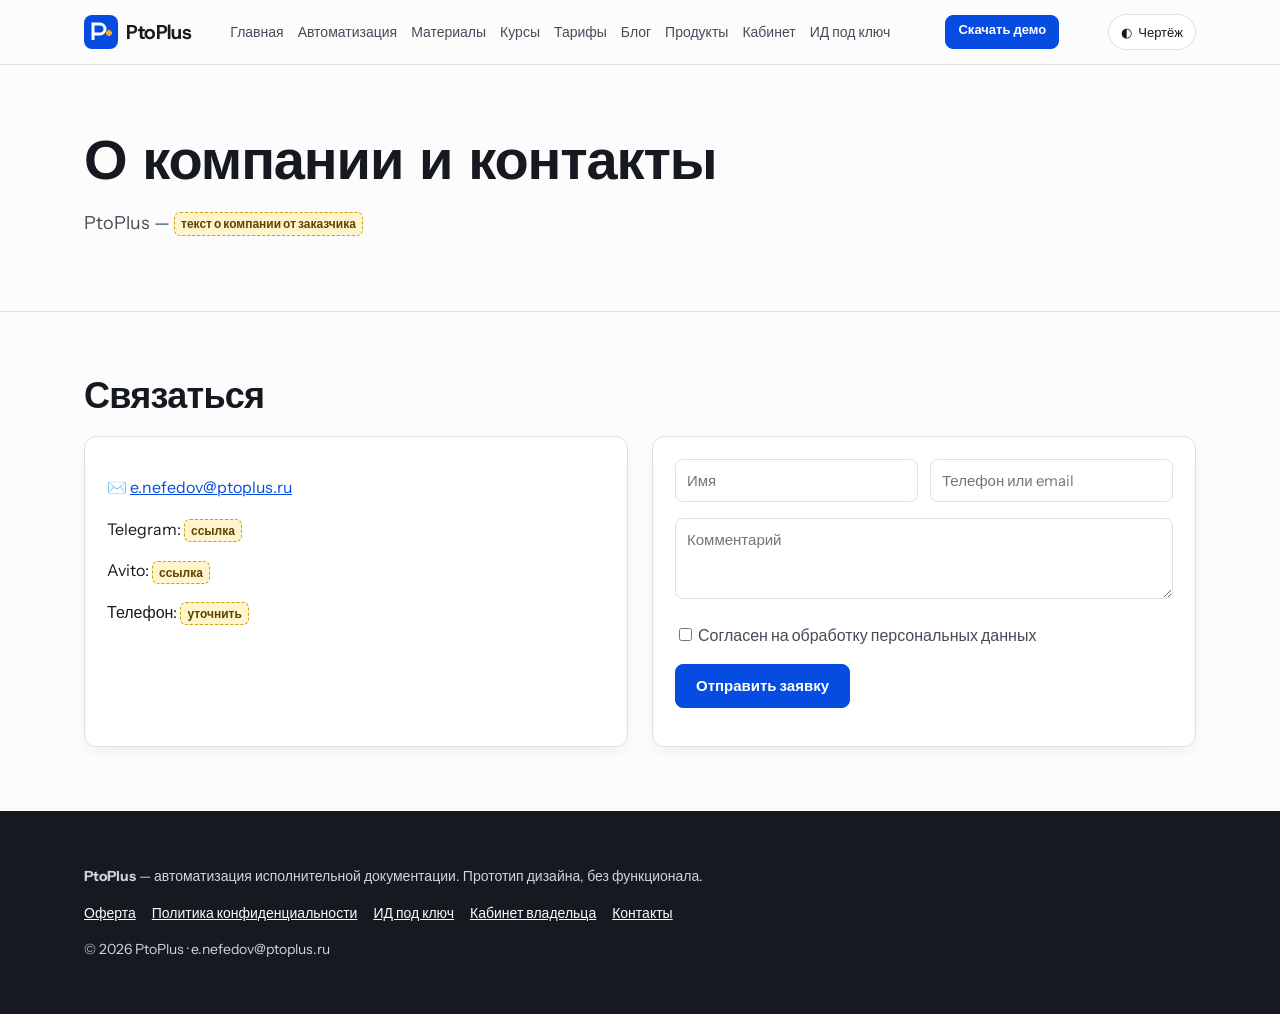
<file: contacts.html>
<!doctype html><html lang="ru"><head><meta charset="utf-8"><meta name="viewport" content="width=device-width,initial-scale=1"><title>Контакты — PtoPlus</title><link rel="preconnect" href="https://fonts.googleapis.com"><link rel="preconnect" href="https://fonts.gstatic.com" crossorigin><link href="https://fonts.googleapis.com/css2?family=Host+Grotesk:wght@500;700&family=Instrument+Sans:wght@400;500;600&display=swap" rel="stylesheet"><link href="https://fonts.googleapis.com/css2?family=IBM+Plex+Mono:wght@400;600&family=IBM+Plex+Sans:wght@400;600;700&display=swap" rel="stylesheet"><script>try{var q=location.search.match(/theme=(\w+)/),t=q?q[1]:localStorage.getItem("pp-theme");if(t)document.documentElement.dataset.theme=t}catch(e){}</script><link rel="stylesheet" href="style.css"></head><body>
<header><div class="wrap nav"><a class="logo" href="index.html"><svg width="34" height="34" viewBox="0 0 34 34"><rect width="34" height="34" rx="8" fill="var(--dp-color-accent)"/><path d="M9 25V9h7a5 5 0 010 10h-7" stroke="#fff" stroke-width="3" fill="none"/><path d="M22 18h6M25 15v6" stroke="var(--value,#ffb020)" stroke-width="3"/></svg>PtoPlus</a><nav class="menu"><a href="index.html">Главная</a><a href="automation.html">Автоматизация</a><a href="materials.html">Материалы</a><a href="courses.html">Курсы</a><a href="pricing.html">Тарифы</a><a href="blog.html">Блог</a><a href="products.html">Продукты</a><a href="account.html">Кабинет</a><a href="id-turnkey.html">ИД под ключ</a></nav><a class="btn sm hdr-cta" href="#" data-demo="скачивание демо-файла">Скачать демо</a><button class="theme-tgl" type="button" aria-pressed="false" aria-label="Тема «Чертёж»" title="Переключить тему"><span aria-hidden="true">◐</span><span class="tl">Чертёж</span></button><button class="burger" aria-label="Меню">☰</button></div></header>
<main><div class="hero"><div class="wrap"><h1>О компании и контакты</h1><p>PtoPlus — <span class="ph">текст о компании от заказчика</span></p></div></div><section class=""><div class="wrap"><h2>Связаться</h2><div class="grid g2"><div class="card"><p>✉️ <a href="mailto:e.nefedov@ptoplus.ru">e.nefedov@ptoplus.ru</a></p><p>Telegram: <span class="ph">ссылка</span></p><p>Avito: <span class="ph">ссылка</span></p><p>Телефон: <span class="ph">уточнить</span></p></div><form class="card"><div class="grid g2"><input placeholder="Имя"><input placeholder="Телефон или email"></div><p><textarea rows="3" placeholder="Комментарий"></textarea></p><label class="muted"><input type="checkbox" style="width:auto"> Согласен на обработку персональных данных</label><p><button class="btn">Отправить заявку</button></p></form></div></div></section></main>
<footer><div class="wrap"><p><b>PtoPlus</b> — автоматизация исполнительной документации. Прототип дизайна, без функционала.</p><p><a href="offer.html">Оферта</a><a href="privacy.html">Политика конфиденциальности</a><a href="id-turnkey.html">ИД под ключ</a><a href="owner.html">Кабинет владельца</a><a href="contacts.html">Контакты</a></p><p>© 2026 PtoPlus · e.nefedov@ptoplus.ru</p></div></footer><script src="app.js"></script></body></html>
</file>
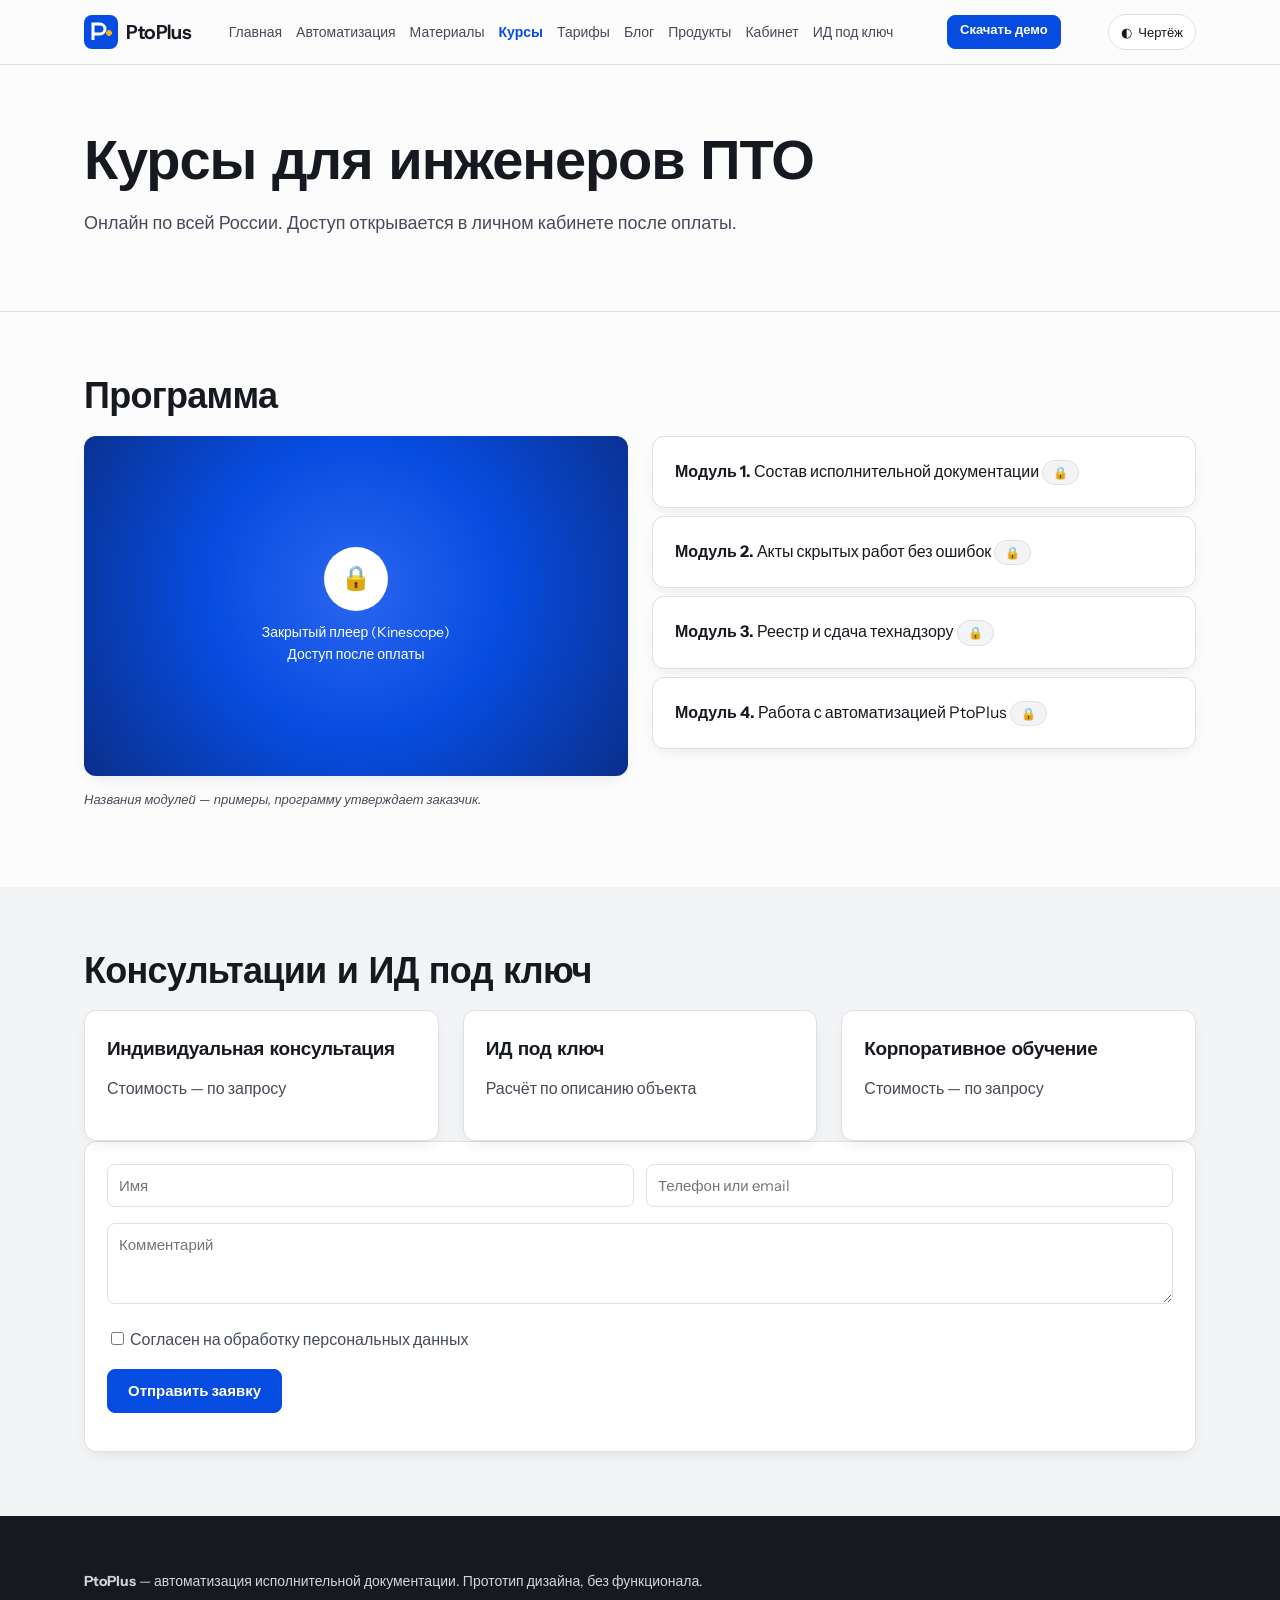
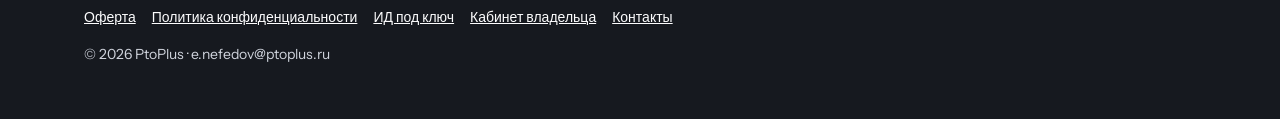
<file: courses.html>
<!doctype html><html lang="ru"><head><meta charset="utf-8"><meta name="viewport" content="width=device-width,initial-scale=1"><title>Курсы ПТО — PtoPlus</title><link rel="preconnect" href="https://fonts.googleapis.com"><link rel="preconnect" href="https://fonts.gstatic.com" crossorigin><link href="https://fonts.googleapis.com/css2?family=Host+Grotesk:wght@500;700&family=Instrument+Sans:wght@400;500;600&display=swap" rel="stylesheet"><link href="https://fonts.googleapis.com/css2?family=IBM+Plex+Mono:wght@400;600&family=IBM+Plex+Sans:wght@400;600;700&display=swap" rel="stylesheet"><script>try{var q=location.search.match(/theme=(\w+)/),t=q?q[1]:localStorage.getItem("pp-theme");if(t)document.documentElement.dataset.theme=t}catch(e){}</script><link rel="stylesheet" href="style.css"></head><body>
<header><div class="wrap nav"><a class="logo" href="index.html"><svg width="34" height="34" viewBox="0 0 34 34"><rect width="34" height="34" rx="8" fill="var(--dp-color-accent)"/><path d="M9 25V9h7a5 5 0 010 10h-7" stroke="#fff" stroke-width="3" fill="none"/><path d="M22 18h6M25 15v6" stroke="var(--value,#ffb020)" stroke-width="3"/></svg>PtoPlus</a><nav class="menu"><a href="index.html">Главная</a><a href="automation.html">Автоматизация</a><a href="materials.html">Материалы</a><a href="courses.html" class=active>Курсы</a><a href="pricing.html">Тарифы</a><a href="blog.html">Блог</a><a href="products.html">Продукты</a><a href="account.html">Кабинет</a><a href="id-turnkey.html">ИД под ключ</a></nav><a class="btn sm hdr-cta" href="#" data-demo="скачивание демо-файла">Скачать демо</a><button class="theme-tgl" type="button" aria-pressed="false" aria-label="Тема «Чертёж»" title="Переключить тему"><span aria-hidden="true">◐</span><span class="tl">Чертёж</span></button><button class="burger" aria-label="Меню">☰</button></div></header>
<main><div class="hero"><div class="wrap"><h1>Курсы для инженеров ПТО</h1><p>Онлайн по всей России. Доступ открывается в личном кабинете после оплаты.</p></div></div><section class=""><div class="wrap"><h2>Программа</h2><div class="grid g2"><div class="video"><div class="play">🔒</div><div>Закрытый плеер (Kinescope)<br>Доступ после оплаты</div></div><div><div class="card" style="margin-bottom:8px"><b>Модуль 1.</b> Состав исполнительной документации <span class="tag">🔒</span></div><div class="card" style="margin-bottom:8px"><b>Модуль 2.</b> Акты скрытых работ без ошибок <span class="tag">🔒</span></div><div class="card" style="margin-bottom:8px"><b>Модуль 3.</b> Реестр и сдача технадзору <span class="tag">🔒</span></div><div class="card" style="margin-bottom:8px"><b>Модуль 4.</b> Работа с автоматизацией PtoPlus <span class="tag">🔒</span></div></div></div><p class="demo">Названия модулей — примеры, программу утверждает заказчик.</p></div></section><section class=""><div class="wrap"><h2>Консультации и ИД под ключ</h2><div class="grid g3"><div class="card"><h3>Индивидуальная консультация</h3><p class="muted">Стоимость — по запросу</p></div><div class="card"><h3>ИД под ключ</h3><p class="muted">Расчёт по описанию объекта</p></div><div class="card"><h3>Корпоративное обучение</h3><p class="muted">Стоимость — по запросу</p></div></div><form class="card"><div class="grid g2"><input placeholder="Имя"><input placeholder="Телефон или email"></div><p><textarea rows="3" placeholder="Комментарий"></textarea></p><label class="muted"><input type="checkbox" style="width:auto"> Согласен на обработку персональных данных</label><p><button class="btn">Отправить заявку</button></p></form></div></section></main>
<footer><div class="wrap"><p><b>PtoPlus</b> — автоматизация исполнительной документации. Прототип дизайна, без функционала.</p><p><a href="offer.html">Оферта</a><a href="privacy.html">Политика конфиденциальности</a><a href="id-turnkey.html">ИД под ключ</a><a href="owner.html">Кабинет владельца</a><a href="contacts.html">Контакты</a></p><p>© 2026 PtoPlus · e.nefedov@ptoplus.ru</p></div></footer><script src="app.js"></script></body></html>
</file>
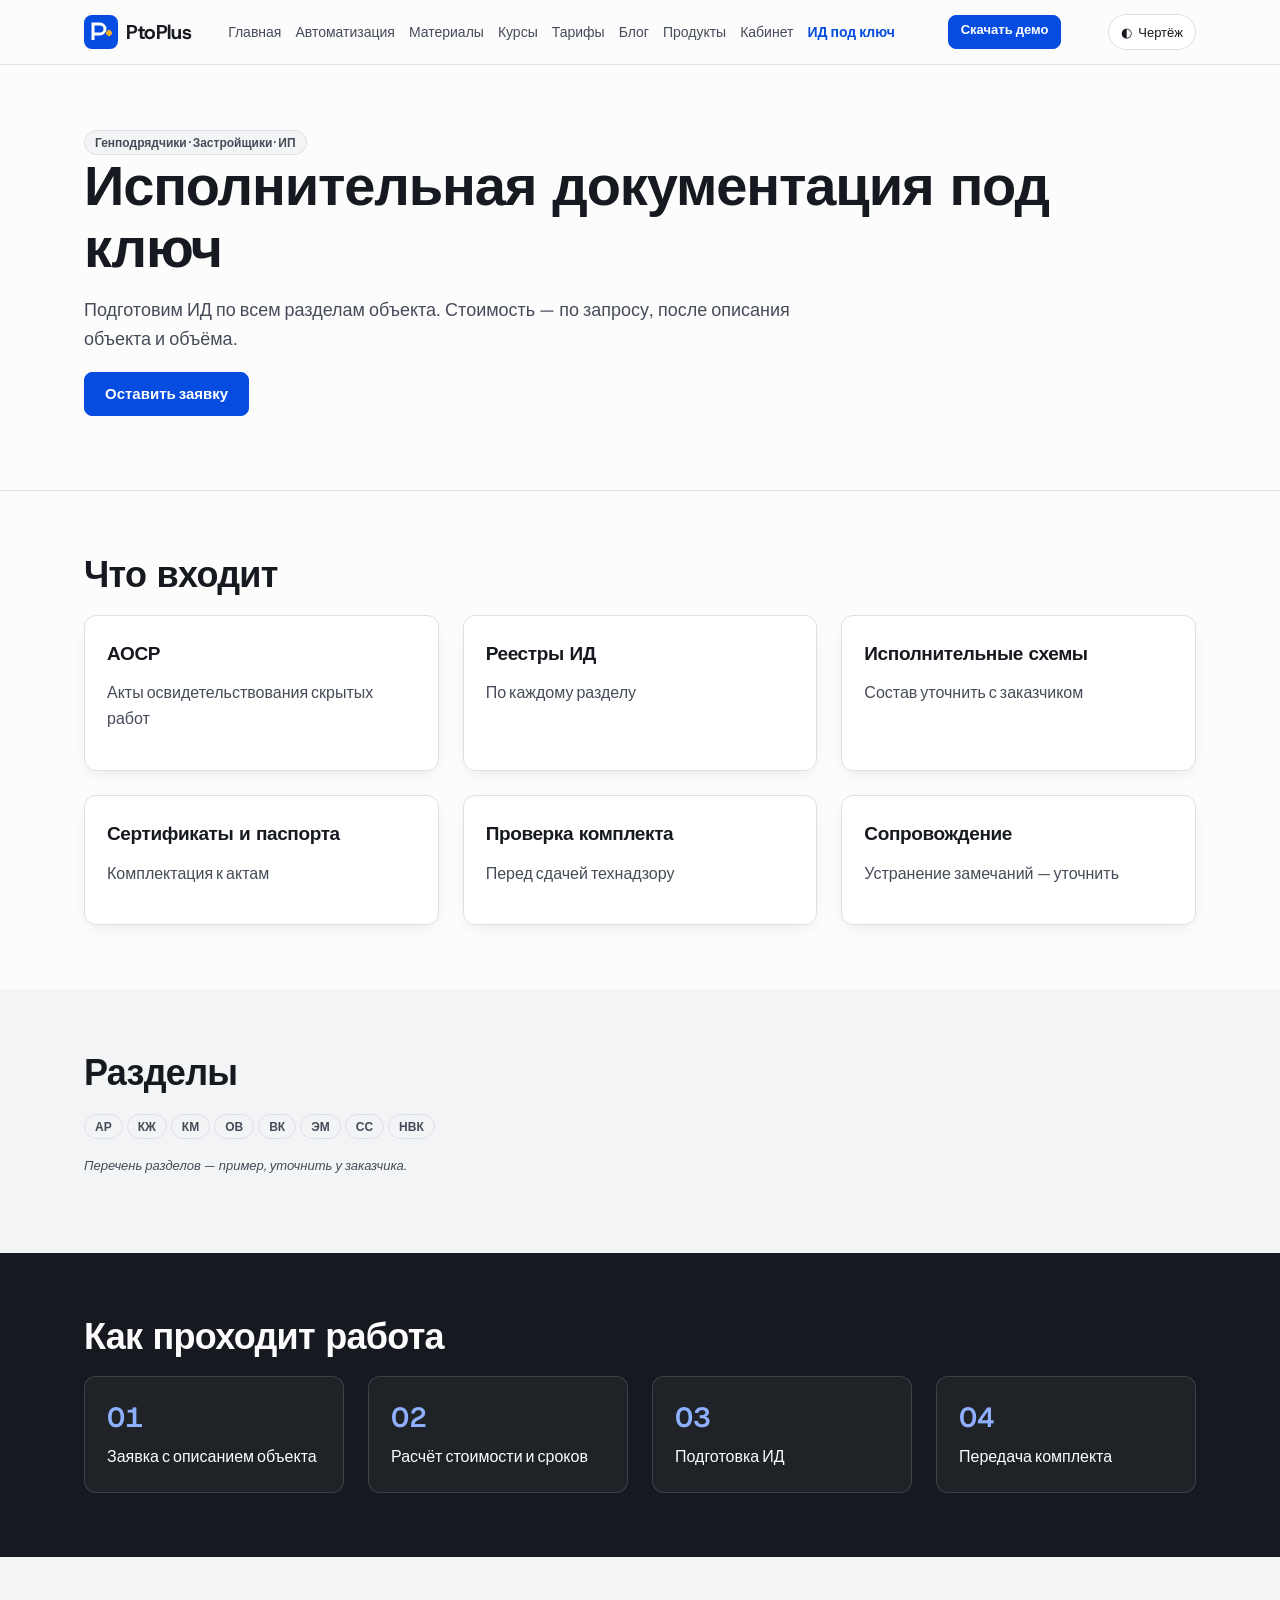
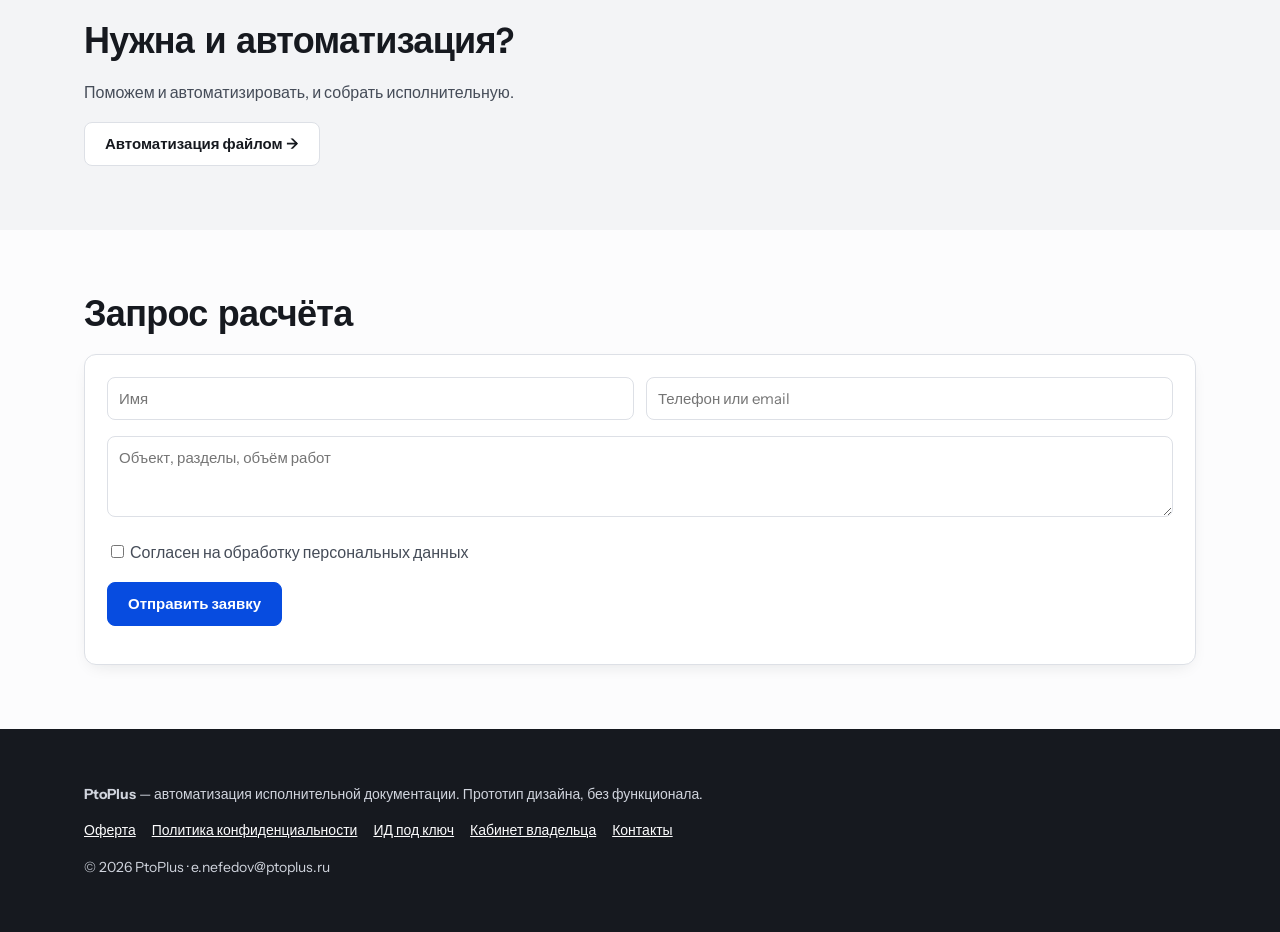
<file: id-turnkey.html>
<!doctype html><html lang="ru"><head><meta charset="utf-8"><meta name="viewport" content="width=device-width,initial-scale=1"><title>ИД под ключ — PtoPlus</title><link rel="preconnect" href="https://fonts.googleapis.com"><link rel="preconnect" href="https://fonts.gstatic.com" crossorigin><link href="https://fonts.googleapis.com/css2?family=Host+Grotesk:wght@500;700&family=Instrument+Sans:wght@400;500;600&display=swap" rel="stylesheet"><link href="https://fonts.googleapis.com/css2?family=IBM+Plex+Mono:wght@400;600&family=IBM+Plex+Sans:wght@400;600;700&display=swap" rel="stylesheet"><script>try{var q=location.search.match(/theme=(\w+)/),t=q?q[1]:localStorage.getItem("pp-theme");if(t)document.documentElement.dataset.theme=t}catch(e){}</script><link rel="stylesheet" href="style.css"></head><body>
<header><div class="wrap nav"><a class="logo" href="index.html"><svg width="34" height="34" viewBox="0 0 34 34"><rect width="34" height="34" rx="8" fill="var(--dp-color-accent)"/><path d="M9 25V9h7a5 5 0 010 10h-7" stroke="#fff" stroke-width="3" fill="none"/><path d="M22 18h6M25 15v6" stroke="var(--value,#ffb020)" stroke-width="3"/></svg>PtoPlus</a><nav class="menu"><a href="index.html">Главная</a><a href="automation.html">Автоматизация</a><a href="materials.html">Материалы</a><a href="courses.html">Курсы</a><a href="pricing.html">Тарифы</a><a href="blog.html">Блог</a><a href="products.html">Продукты</a><a href="account.html">Кабинет</a><a href="id-turnkey.html" class=active>ИД под ключ</a></nav><a class="btn sm hdr-cta" href="#" data-demo="скачивание демо-файла">Скачать демо</a><button class="theme-tgl" type="button" aria-pressed="false" aria-label="Тема «Чертёж»" title="Переключить тему"><span aria-hidden="true">◐</span><span class="tl">Чертёж</span></button><button class="burger" aria-label="Меню">☰</button></div></header>
<main><div class="hero"><div class="wrap"><span class="tag">Генподрядчики · Застройщики · ИП</span><h1>Исполнительная документация под ключ</h1><p>Подготовим ИД по всем разделам объекта. Стоимость — по запросу, после описания объекта и объёма.</p><p><a class="btn" href="#form">Оставить заявку</a></p></div></div><section class=""><div class="wrap"><h2>Что входит</h2><div class="grid g3"><div class="card"><h3>АОСР</h3><p class="muted">Акты освидетельствования скрытых работ</p></div><div class="card"><h3>Реестры ИД</h3><p class="muted">По каждому разделу</p></div><div class="card"><h3>Исполнительные схемы</h3><p class="muted">Состав уточнить с заказчиком</p></div><div class="card"><h3>Сертификаты и паспорта</h3><p class="muted">Комплектация к актам</p></div><div class="card"><h3>Проверка комплекта</h3><p class="muted">Перед сдачей технадзору</p></div><div class="card"><h3>Сопровождение</h3><p class="muted">Устранение замечаний — уточнить</p></div></div></div></section><section class=""><div class="wrap"><h2>Разделы</h2><p><span class="tag">АР</span><span class="tag">КЖ</span><span class="tag">КМ</span><span class="tag">ОВ</span><span class="tag">ВК</span><span class="tag">ЭМ</span><span class="tag">СС</span><span class="tag">НВК</span></p><p class="demo">Перечень разделов — пример, уточнить у заказчика.</p></div></section><section class="dark"><div class="wrap"><h2>Как проходит работа</h2><div class="grid g4 steps"><div class="card">Заявка с описанием объекта</div><div class="card">Расчёт стоимости и сроков</div><div class="card">Подготовка ИД</div><div class="card">Передача комплекта</div></div></div></section><section class=""><div class="wrap"><h2>Нужна и автоматизация?</h2><p class="muted">Поможем и автоматизировать, и собрать исполнительную.</p><a class="btn ghost" href="automation.html">Автоматизация файлом →</a></div></section><section id="form"><div class="wrap"><h2>Запрос расчёта</h2><form class="card"><div class="grid g2"><input placeholder="Имя"><input placeholder="Телефон или email"></div><p><textarea rows="3" placeholder="Объект, разделы, объём работ"></textarea></p><label class="muted"><input type="checkbox" style="width:auto"> Согласен на обработку персональных данных</label><p><button class="btn">Отправить заявку</button></p></form></div></section></main>
<footer><div class="wrap"><p><b>PtoPlus</b> — автоматизация исполнительной документации. Прототип дизайна, без функционала.</p><p><a href="offer.html">Оферта</a><a href="privacy.html">Политика конфиденциальности</a><a href="id-turnkey.html">ИД под ключ</a><a href="owner.html">Кабинет владельца</a><a href="contacts.html">Контакты</a></p><p>© 2026 PtoPlus · e.nefedov@ptoplus.ru</p></div></footer><script src="app.js"></script></body></html>
</file>
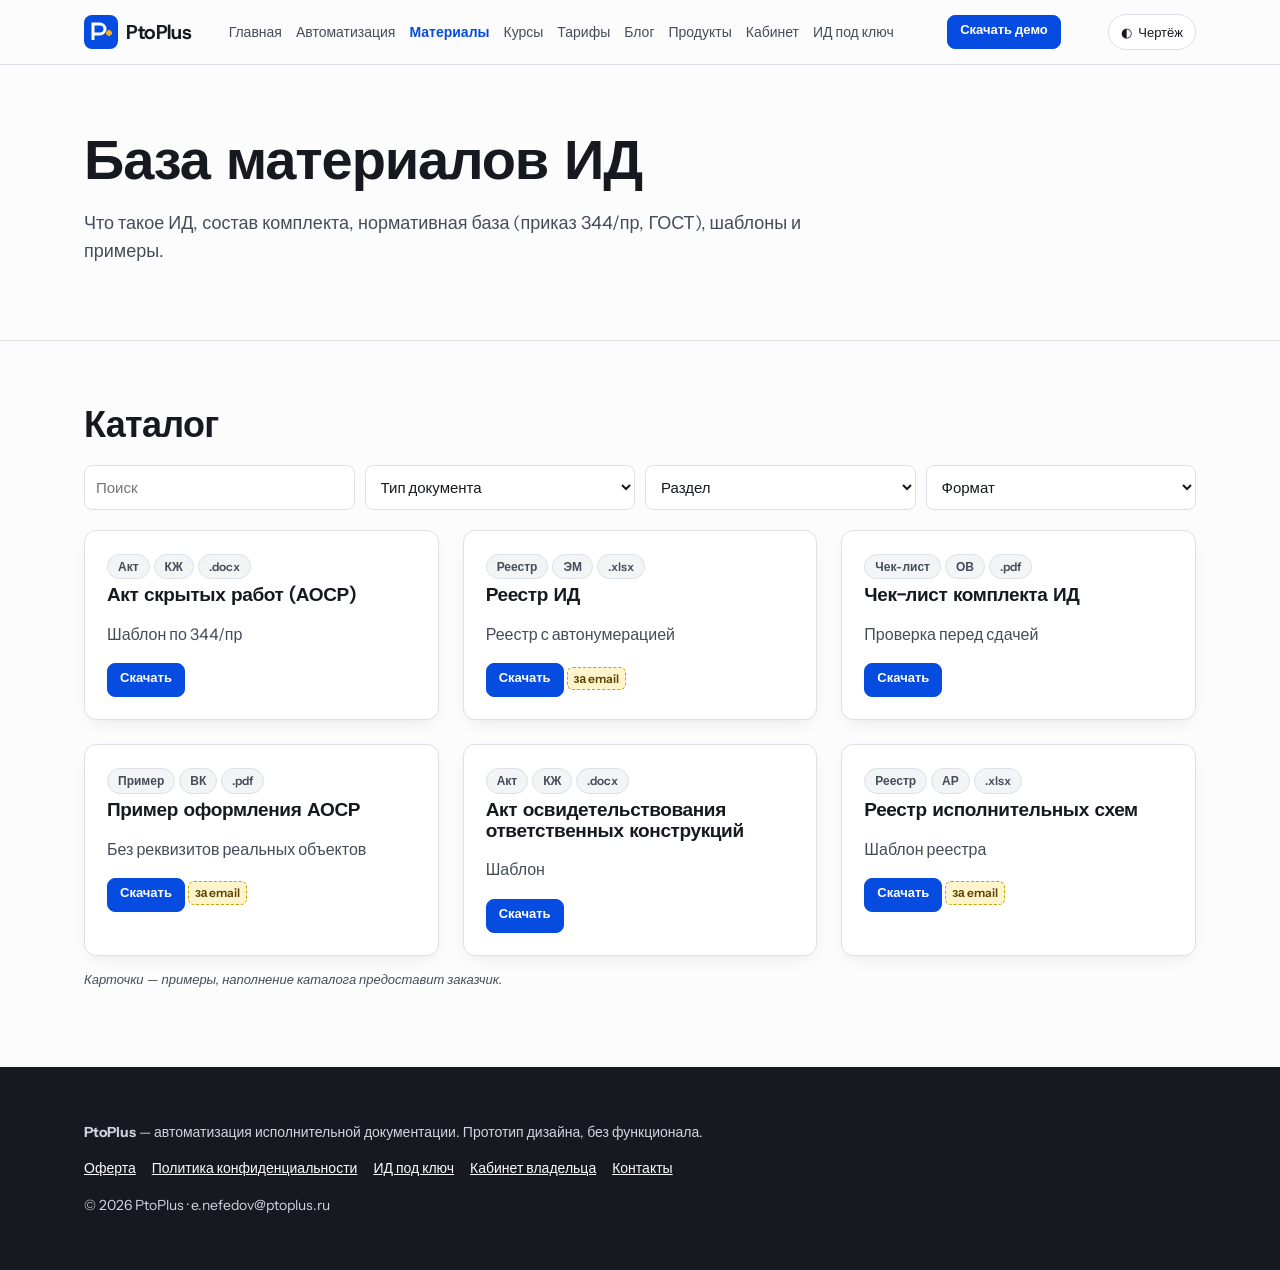
<file: materials.html>
<!doctype html><html lang="ru"><head><meta charset="utf-8"><meta name="viewport" content="width=device-width,initial-scale=1"><title>Материалы ИД — PtoPlus</title><link rel="preconnect" href="https://fonts.googleapis.com"><link rel="preconnect" href="https://fonts.gstatic.com" crossorigin><link href="https://fonts.googleapis.com/css2?family=Host+Grotesk:wght@500;700&family=Instrument+Sans:wght@400;500;600&display=swap" rel="stylesheet"><link href="https://fonts.googleapis.com/css2?family=IBM+Plex+Mono:wght@400;600&family=IBM+Plex+Sans:wght@400;600;700&display=swap" rel="stylesheet"><script>try{var q=location.search.match(/theme=(\w+)/),t=q?q[1]:localStorage.getItem("pp-theme");if(t)document.documentElement.dataset.theme=t}catch(e){}</script><link rel="stylesheet" href="style.css"></head><body>
<header><div class="wrap nav"><a class="logo" href="index.html"><svg width="34" height="34" viewBox="0 0 34 34"><rect width="34" height="34" rx="8" fill="var(--dp-color-accent)"/><path d="M9 25V9h7a5 5 0 010 10h-7" stroke="#fff" stroke-width="3" fill="none"/><path d="M22 18h6M25 15v6" stroke="var(--value,#ffb020)" stroke-width="3"/></svg>PtoPlus</a><nav class="menu"><a href="index.html">Главная</a><a href="automation.html">Автоматизация</a><a href="materials.html" class=active>Материалы</a><a href="courses.html">Курсы</a><a href="pricing.html">Тарифы</a><a href="blog.html">Блог</a><a href="products.html">Продукты</a><a href="account.html">Кабинет</a><a href="id-turnkey.html">ИД под ключ</a></nav><a class="btn sm hdr-cta" href="#" data-demo="скачивание демо-файла">Скачать демо</a><button class="theme-tgl" type="button" aria-pressed="false" aria-label="Тема «Чертёж»" title="Переключить тему"><span aria-hidden="true">◐</span><span class="tl">Чертёж</span></button><button class="burger" aria-label="Меню">☰</button></div></header>
<main><div class="hero"><div class="wrap"><h1>База материалов ИД</h1><p>Что такое ИД, состав комплекта, нормативная база (приказ 344/пр, ГОСТ), шаблоны и примеры.</p></div></div><section class=""><div class="wrap"><h2>Каталог</h2><div class="filters"><input data-f="q" placeholder="Поиск"><select data-f="type"><option value="">Тип документа</option><option value="act">Акт</option><option value="reg">Реестр</option><option value="check">Чек-лист</option><option value="example">Пример</option></select><select data-f="sec"><option value="">Раздел</option><option value="kzh">КЖ</option><option value="em">ЭМ</option><option value="ov">ОВ</option><option value="vk">ВК</option><option value="ar">АР</option></select><select data-f="fmt"><option value="">Формат</option><option value="docx">DOCX</option><option value="xlsx">XLSX</option><option value="pdf">PDF</option></select></div><div class="grid g3"><div class="card mat" data-type="act" data-sec="kzh" data-fmt="docx"><span class="tag">Акт</span><span class="tag">КЖ</span><span class="tag">.docx</span><h3>Акт скрытых работ (АОСР)</h3><p class="muted">Шаблон по 344/пр</p><a class="btn sm" href="#" data-demo="скачивание файла">Скачать</a> </div><div class="card mat" data-type="reg" data-sec="em" data-fmt="xlsx"><span class="tag">Реестр</span><span class="tag">ЭМ</span><span class="tag">.xlsx</span><h3>Реестр ИД</h3><p class="muted">Реестр с автонумерацией</p><a class="btn sm" href="#" data-demo="скачивание файла">Скачать</a> <span class=ph>за email</span></div><div class="card mat" data-type="check" data-sec="ov" data-fmt="pdf"><span class="tag">Чек-лист</span><span class="tag">ОВ</span><span class="tag">.pdf</span><h3>Чек-лист комплекта ИД</h3><p class="muted">Проверка перед сдачей</p><a class="btn sm" href="#" data-demo="скачивание файла">Скачать</a> </div><div class="card mat" data-type="example" data-sec="vk" data-fmt="pdf"><span class="tag">Пример</span><span class="tag">ВК</span><span class="tag">.pdf</span><h3>Пример оформления АОСР</h3><p class="muted">Без реквизитов реальных объектов</p><a class="btn sm" href="#" data-demo="скачивание файла">Скачать</a> <span class=ph>за email</span></div><div class="card mat" data-type="act" data-sec="kzh" data-fmt="docx"><span class="tag">Акт</span><span class="tag">КЖ</span><span class="tag">.docx</span><h3>Акт освидетельствования ответственных конструкций</h3><p class="muted">Шаблон</p><a class="btn sm" href="#" data-demo="скачивание файла">Скачать</a> </div><div class="card mat" data-type="reg" data-sec="ar" data-fmt="xlsx"><span class="tag">Реестр</span><span class="tag">АР</span><span class="tag">.xlsx</span><h3>Реестр исполнительных схем</h3><p class="muted">Шаблон реестра</p><a class="btn sm" href="#" data-demo="скачивание файла">Скачать</a> <span class=ph>за email</span></div></div><p class="demo">Карточки — примеры, наполнение каталога предоставит заказчик.</p></div></section></main>
<footer><div class="wrap"><p><b>PtoPlus</b> — автоматизация исполнительной документации. Прототип дизайна, без функционала.</p><p><a href="offer.html">Оферта</a><a href="privacy.html">Политика конфиденциальности</a><a href="id-turnkey.html">ИД под ключ</a><a href="owner.html">Кабинет владельца</a><a href="contacts.html">Контакты</a></p><p>© 2026 PtoPlus · e.nefedov@ptoplus.ru</p></div></footer><script src="app.js"></script></body></html>
</file>
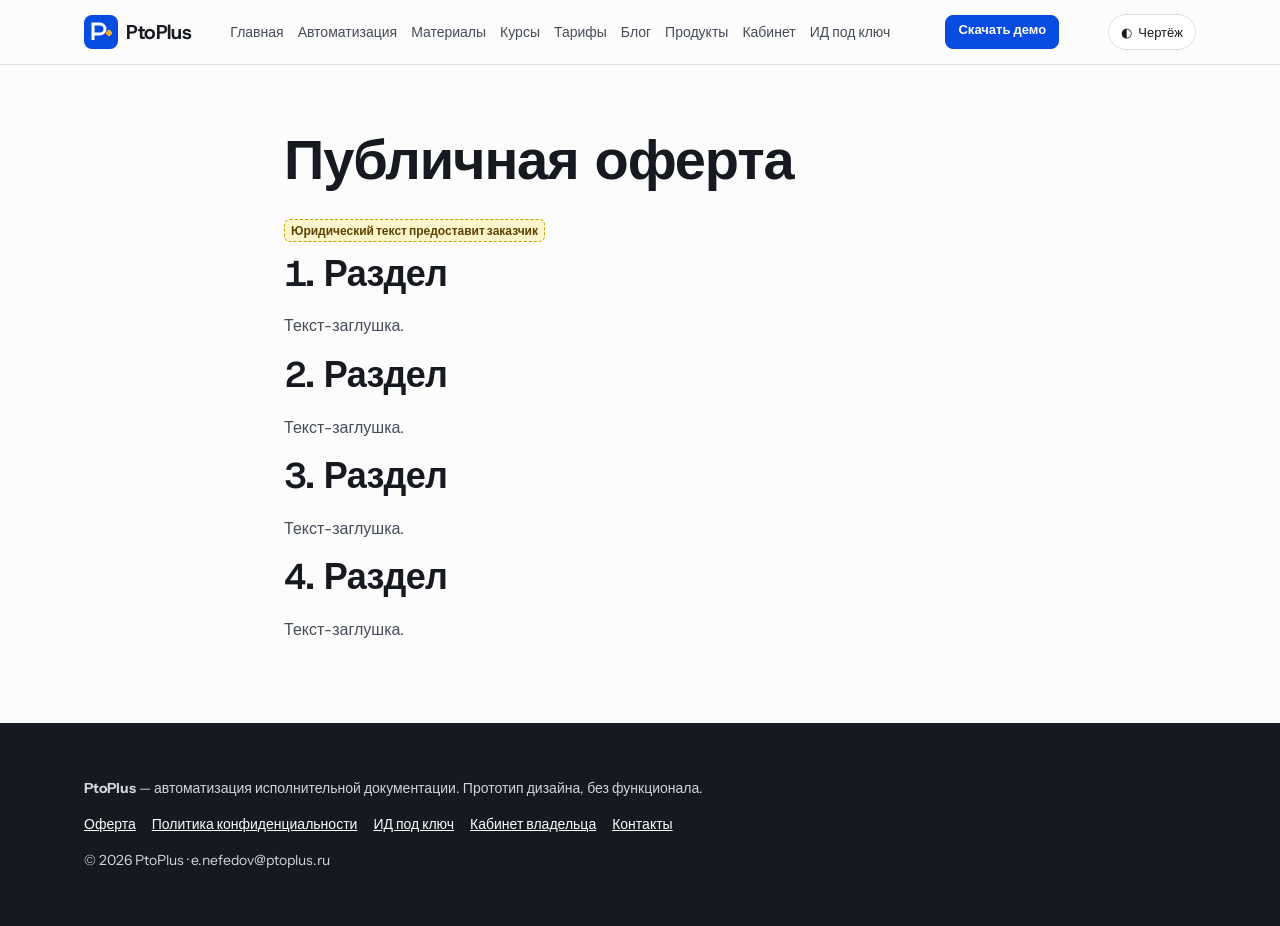
<file: offer.html>
<!doctype html><html lang="ru"><head><meta charset="utf-8"><meta name="viewport" content="width=device-width,initial-scale=1"><title>Публичная оферта — PtoPlus</title><link rel="preconnect" href="https://fonts.googleapis.com"><link rel="preconnect" href="https://fonts.gstatic.com" crossorigin><link href="https://fonts.googleapis.com/css2?family=Host+Grotesk:wght@500;700&family=Instrument+Sans:wght@400;500;600&display=swap" rel="stylesheet"><link href="https://fonts.googleapis.com/css2?family=IBM+Plex+Mono:wght@400;600&family=IBM+Plex+Sans:wght@400;600;700&display=swap" rel="stylesheet"><script>try{var q=location.search.match(/theme=(\w+)/),t=q?q[1]:localStorage.getItem("pp-theme");if(t)document.documentElement.dataset.theme=t}catch(e){}</script><link rel="stylesheet" href="style.css"></head><body>
<header><div class="wrap nav"><a class="logo" href="index.html"><svg width="34" height="34" viewBox="0 0 34 34"><rect width="34" height="34" rx="8" fill="var(--dp-color-accent)"/><path d="M9 25V9h7a5 5 0 010 10h-7" stroke="#fff" stroke-width="3" fill="none"/><path d="M22 18h6M25 15v6" stroke="var(--value,#ffb020)" stroke-width="3"/></svg>PtoPlus</a><nav class="menu"><a href="index.html">Главная</a><a href="automation.html">Автоматизация</a><a href="materials.html">Материалы</a><a href="courses.html">Курсы</a><a href="pricing.html">Тарифы</a><a href="blog.html">Блог</a><a href="products.html">Продукты</a><a href="account.html">Кабинет</a><a href="id-turnkey.html">ИД под ключ</a></nav><a class="btn sm hdr-cta" href="#" data-demo="скачивание демо-файла">Скачать демо</a><button class="theme-tgl" type="button" aria-pressed="false" aria-label="Тема «Чертёж»" title="Переключить тему"><span aria-hidden="true">◐</span><span class="tl">Чертёж</span></button><button class="burger" aria-label="Меню">☰</button></div></header>
<main><section><div class="wrap" style="max-width:760px"><h1>Публичная оферта</h1><p class="ph">Юридический текст предоставит заказчик</p><h2>1. Раздел</h2><p class="muted">Текст-заглушка.</p><h2>2. Раздел</h2><p class="muted">Текст-заглушка.</p><h2>3. Раздел</h2><p class="muted">Текст-заглушка.</p><h2>4. Раздел</h2><p class="muted">Текст-заглушка.</p></div></section></main>
<footer><div class="wrap"><p><b>PtoPlus</b> — автоматизация исполнительной документации. Прототип дизайна, без функционала.</p><p><a href="offer.html">Оферта</a><a href="privacy.html">Политика конфиденциальности</a><a href="id-turnkey.html">ИД под ключ</a><a href="owner.html">Кабинет владельца</a><a href="contacts.html">Контакты</a></p><p>© 2026 PtoPlus · e.nefedov@ptoplus.ru</p></div></footer><script src="app.js"></script></body></html>
</file>
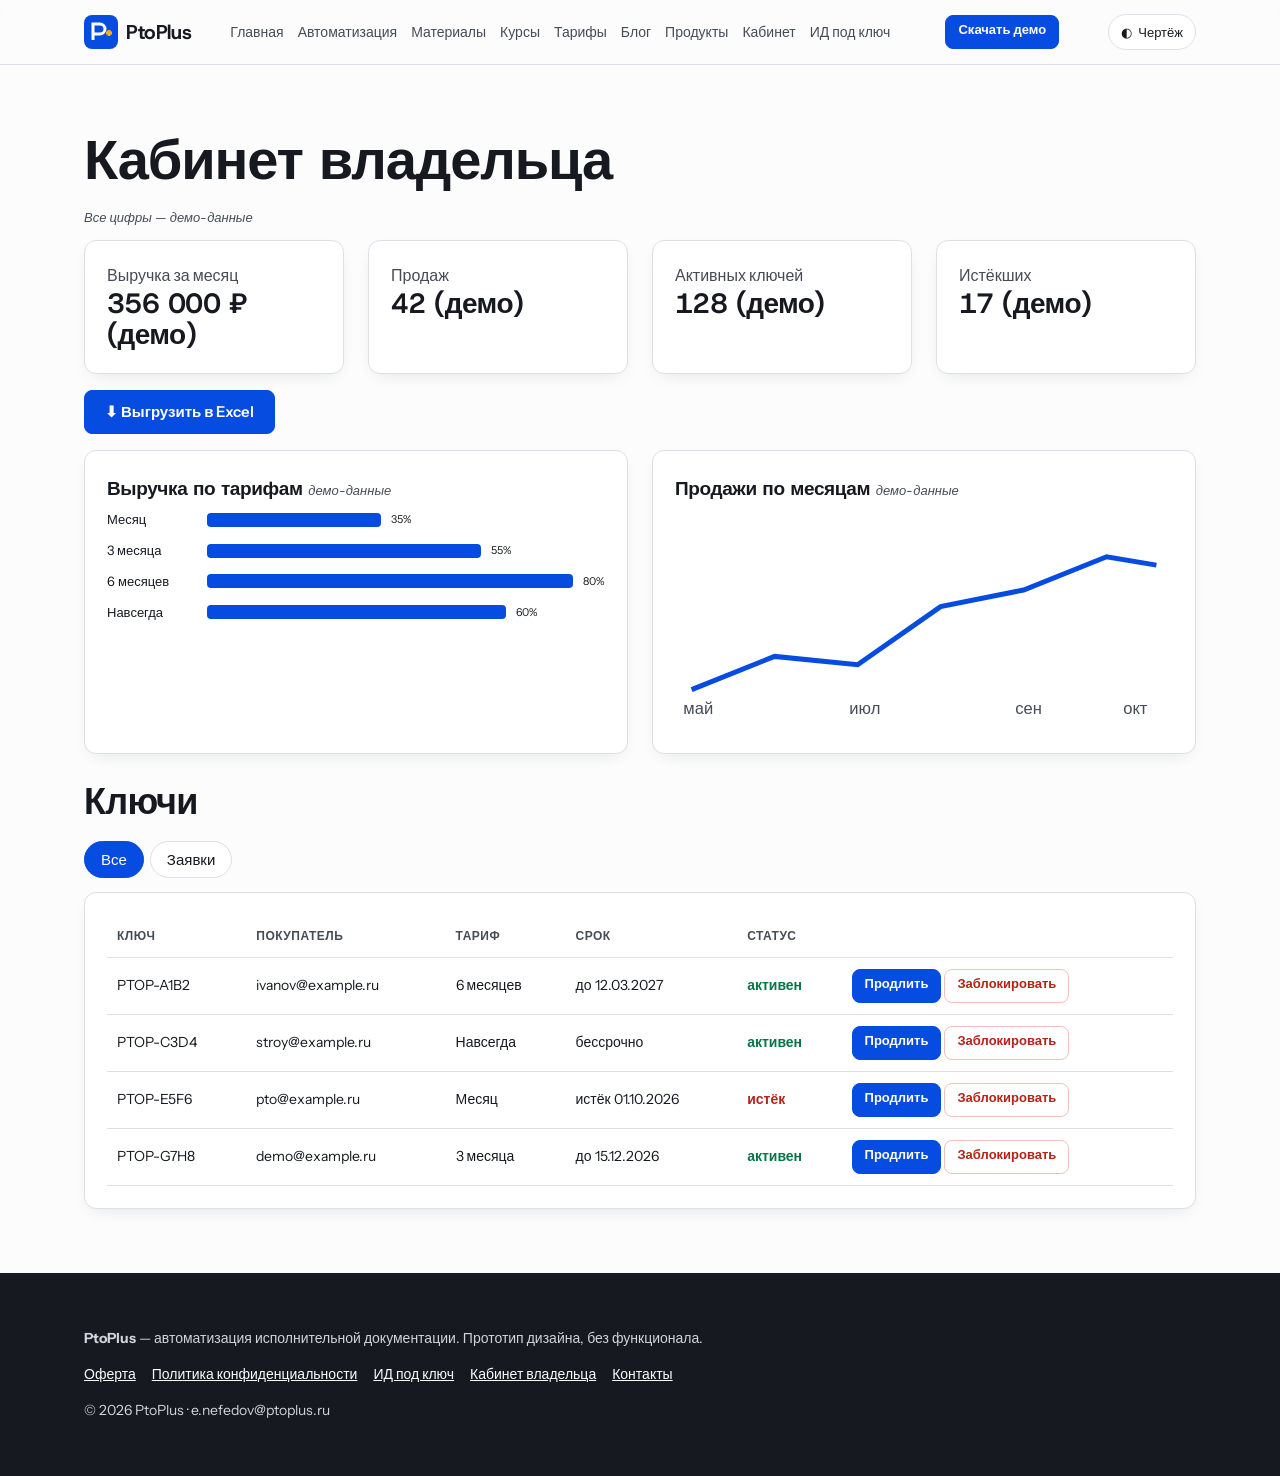
<file: owner.html>
<!doctype html><html lang="ru"><head><meta charset="utf-8"><meta name="viewport" content="width=device-width,initial-scale=1"><title>Кабинет владельца — PtoPlus</title><link rel="preconnect" href="https://fonts.googleapis.com"><link rel="preconnect" href="https://fonts.gstatic.com" crossorigin><link href="https://fonts.googleapis.com/css2?family=Host+Grotesk:wght@500;700&family=Instrument+Sans:wght@400;500;600&display=swap" rel="stylesheet"><link href="https://fonts.googleapis.com/css2?family=IBM+Plex+Mono:wght@400;600&family=IBM+Plex+Sans:wght@400;600;700&display=swap" rel="stylesheet"><script>try{var q=location.search.match(/theme=(\w+)/),t=q?q[1]:localStorage.getItem("pp-theme");if(t)document.documentElement.dataset.theme=t}catch(e){}</script><link rel="stylesheet" href="style.css"></head><body>
<header><div class="wrap nav"><a class="logo" href="index.html"><svg width="34" height="34" viewBox="0 0 34 34"><rect width="34" height="34" rx="8" fill="var(--dp-color-accent)"/><path d="M9 25V9h7a5 5 0 010 10h-7" stroke="#fff" stroke-width="3" fill="none"/><path d="M22 18h6M25 15v6" stroke="var(--value,#ffb020)" stroke-width="3"/></svg>PtoPlus</a><nav class="menu"><a href="index.html">Главная</a><a href="automation.html">Автоматизация</a><a href="materials.html">Материалы</a><a href="courses.html">Курсы</a><a href="pricing.html">Тарифы</a><a href="blog.html">Блог</a><a href="products.html">Продукты</a><a href="account.html">Кабинет</a><a href="id-turnkey.html">ИД под ключ</a></nav><a class="btn sm hdr-cta" href="#" data-demo="скачивание демо-файла">Скачать демо</a><button class="theme-tgl" type="button" aria-pressed="false" aria-label="Тема «Чертёж»" title="Переключить тему"><span aria-hidden="true">◐</span><span class="tl">Чертёж</span></button><button class="burger" aria-label="Меню">☰</button></div></header>
<main><section><div class="wrap"><h1>Кабинет владельца</h1><p class="demo">Все цифры — демо-данные</p><div class="grid g4"><div class="card"><div class="muted">Выручка за месяц</div><div class="kpi">356 000 ₽ (демо)</div></div><div class="card"><div class="muted">Продаж</div><div class="kpi">42 (демо)</div></div><div class="card"><div class="muted">Активных ключей</div><div class="kpi">128 (демо)</div></div><div class="card"><div class="muted">Истёкших</div><div class="kpi">17 (демо)</div></div></div><p><a class="btn" href="#" data-demo="выгрузка в Excel">⬇ Выгрузить в Excel</a></p><div class="grid g2"><div class="card"><h3>Выручка по тарифам <span class="demo">демо-данные</span></h3><div class="bar"><span>Месяц</span><i style="width:35%"></i><small>35%</small></div><div class="bar"><span>3 месяца</span><i style="width:55%"></i><small>55%</small></div><div class="bar"><span>6 месяцев</span><i style="width:80%"></i><small>80%</small></div><div class="bar"><span>Навсегда</span><i style="width:60%"></i><small>60%</small></div></div><div class="card"><h3>Продажи по месяцам <span class="demo">демо-данные</span></h3><svg viewBox="0 0 300 130" width="100%"><polyline fill="none" stroke="var(--dp-color-accent)" stroke-width="3" points="10,110 60,90 110,95 160,60 210,50 260,30 290,35"/><g fill="var(--dp-color-ink-secondary)" font-size="10"><text x="5" y="125">май</text><text x="105" y="125">июл</text><text x="205" y="125">сен</text><text x="270" y="125">окт</text></g></svg></div></div><h2 style="margin-top:28px">Ключи</h2><div class="tabs" data-g="k"><button class="on" data-p="all">Все</button><button data-p="leads">Заявки</button></div><div class="pane on card" data-g="k" data-p="all"><div class="tbl"><table><tr><th>Ключ</th><th>Покупатель</th><th>Тариф</th><th>Срок</th><th>Статус</th><th></th></tr><tr><td>PTOP-A1B2</td><td>ivanov@example.ru</td><td>6 месяцев</td><td>до 12.03.2027</td><td class="ok">активен</td><td><a class="btn sm" href="#" data-demo="продлить ключ">Продлить</a> <a class="btn sm warn" href="#" data-demo="заблокировать ключ">Заблокировать</a></td></tr><tr><td>PTOP-C3D4</td><td>stroy@example.ru</td><td>Навсегда</td><td>бессрочно</td><td class="ok">активен</td><td><a class="btn sm" href="#" data-demo="продлить ключ">Продлить</a> <a class="btn sm warn" href="#" data-demo="заблокировать ключ">Заблокировать</a></td></tr><tr><td>PTOP-E5F6</td><td>pto@example.ru</td><td>Месяц</td><td>истёк 01.10.2026</td><td class="bad">истёк</td><td><a class="btn sm" href="#" data-demo="продлить ключ">Продлить</a> <a class="btn sm warn" href="#" data-demo="заблокировать ключ">Заблокировать</a></td></tr><tr><td>PTOP-G7H8</td><td>demo@example.ru</td><td>3 месяца</td><td>до 15.12.2026</td><td class="ok">активен</td><td><a class="btn sm" href="#" data-demo="продлить ключ">Продлить</a> <a class="btn sm warn" href="#" data-demo="заблокировать ключ">Заблокировать</a></td></tr></table></div></div><div class="pane card" data-g="k" data-p="leads"><div class="tbl"><table><tr><th>Дата</th><th>Тип</th><th>Контакт</th><th>Статус</th></tr><tr><td>27.10</td><td>Демо</td><td>user1@example.ru</td><td>новая</td></tr><tr><td>26.10</td><td>Расчёт ИД</td><td>user2@example.ru</td><td>в работе</td></tr><tr><td>25.10</td><td>Консультация</td><td>user3@example.ru</td><td>закрыта</td></tr></table></div></div></div></section></main>
<footer><div class="wrap"><p><b>PtoPlus</b> — автоматизация исполнительной документации. Прототип дизайна, без функционала.</p><p><a href="offer.html">Оферта</a><a href="privacy.html">Политика конфиденциальности</a><a href="id-turnkey.html">ИД под ключ</a><a href="owner.html">Кабинет владельца</a><a href="contacts.html">Контакты</a></p><p>© 2026 PtoPlus · e.nefedov@ptoplus.ru</p></div></footer><script src="app.js"></script></body></html>
</file>
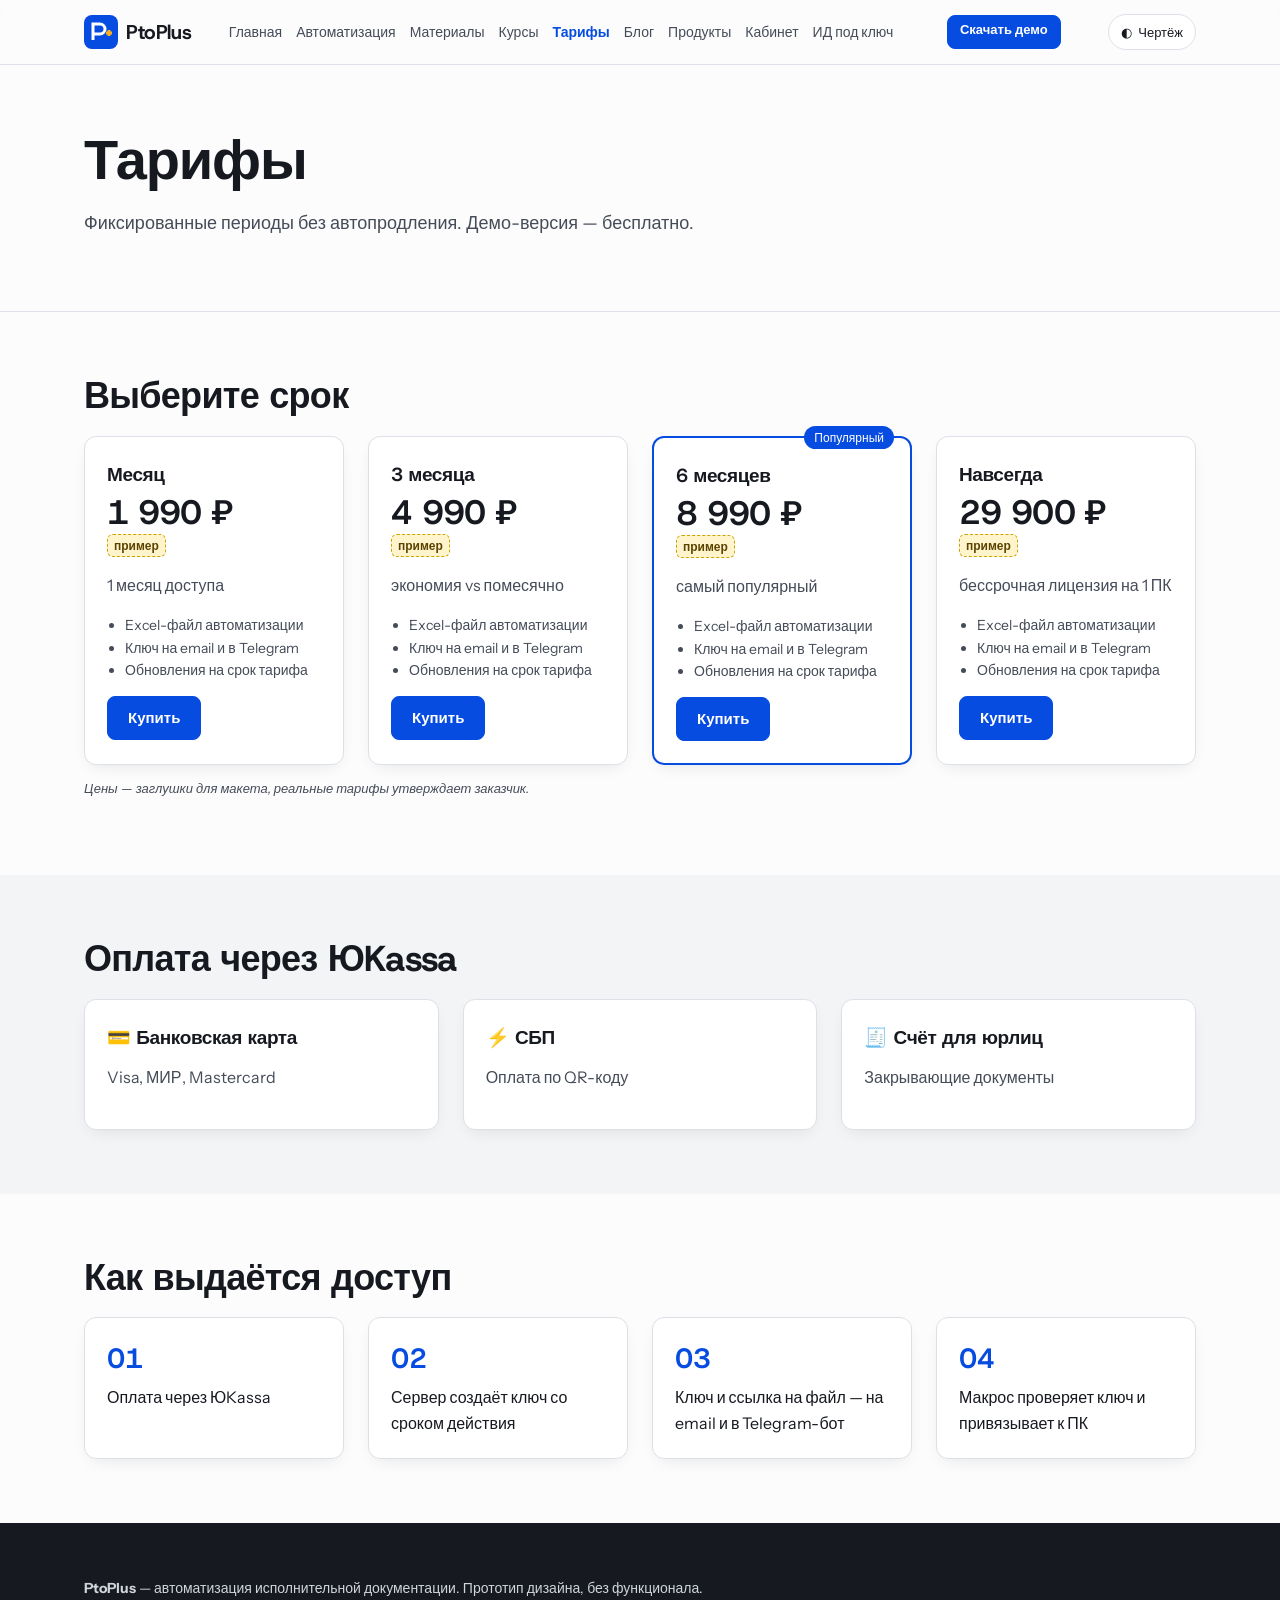
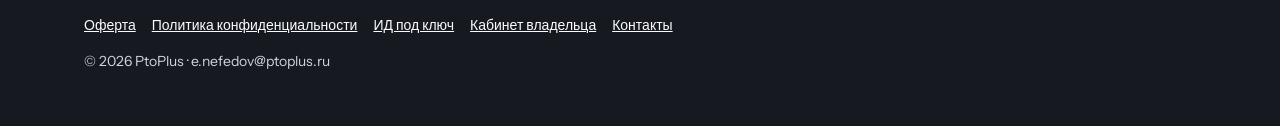
<file: pricing.html>
<!doctype html><html lang="ru"><head><meta charset="utf-8"><meta name="viewport" content="width=device-width,initial-scale=1"><title>Тарифы — PtoPlus</title><link rel="preconnect" href="https://fonts.googleapis.com"><link rel="preconnect" href="https://fonts.gstatic.com" crossorigin><link href="https://fonts.googleapis.com/css2?family=Host+Grotesk:wght@500;700&family=Instrument+Sans:wght@400;500;600&display=swap" rel="stylesheet"><link href="https://fonts.googleapis.com/css2?family=IBM+Plex+Mono:wght@400;600&family=IBM+Plex+Sans:wght@400;600;700&display=swap" rel="stylesheet"><script>try{var q=location.search.match(/theme=(\w+)/),t=q?q[1]:localStorage.getItem("pp-theme");if(t)document.documentElement.dataset.theme=t}catch(e){}</script><link rel="stylesheet" href="style.css"></head><body>
<header><div class="wrap nav"><a class="logo" href="index.html"><svg width="34" height="34" viewBox="0 0 34 34"><rect width="34" height="34" rx="8" fill="var(--dp-color-accent)"/><path d="M9 25V9h7a5 5 0 010 10h-7" stroke="#fff" stroke-width="3" fill="none"/><path d="M22 18h6M25 15v6" stroke="var(--value,#ffb020)" stroke-width="3"/></svg>PtoPlus</a><nav class="menu"><a href="index.html">Главная</a><a href="automation.html">Автоматизация</a><a href="materials.html">Материалы</a><a href="courses.html">Курсы</a><a href="pricing.html" class=active>Тарифы</a><a href="blog.html">Блог</a><a href="products.html">Продукты</a><a href="account.html">Кабинет</a><a href="id-turnkey.html">ИД под ключ</a></nav><a class="btn sm hdr-cta" href="#" data-demo="скачивание демо-файла">Скачать демо</a><button class="theme-tgl" type="button" aria-pressed="false" aria-label="Тема «Чертёж»" title="Переключить тему"><span aria-hidden="true">◐</span><span class="tl">Чертёж</span></button><button class="burger" aria-label="Меню">☰</button></div></header>
<main><div class="hero"><div class="wrap"><h1>Тарифы</h1><p>Фиксированные периоды без автопродления. Демо-версия — бесплатно.</p></div></div><section class=""><div class="wrap"><h2>Выберите срок</h2><div class="grid g4"><div class="card "><h3>Месяц</h3><div class="price">1 990 ₽</div><span class="ph">пример</span><p class="muted">1 месяц доступа</p><ul class="muted"><li>Excel-файл автоматизации</li><li>Ключ на email и в Telegram</li><li>Обновления на срок тарифа</li></ul><a class="btn" href="success.html">Купить</a></div><div class="card "><h3>3 месяца</h3><div class="price">4 990 ₽</div><span class="ph">пример</span><p class="muted">экономия vs помесячно</p><ul class="muted"><li>Excel-файл автоматизации</li><li>Ключ на email и в Telegram</li><li>Обновления на срок тарифа</li></ul><a class="btn" href="success.html">Купить</a></div><div class="card hit"><h3>6 месяцев</h3><div class="price">8 990 ₽</div><span class="ph">пример</span><p class="muted">самый популярный</p><ul class="muted"><li>Excel-файл автоматизации</li><li>Ключ на email и в Telegram</li><li>Обновления на срок тарифа</li></ul><a class="btn" href="success.html">Купить</a></div><div class="card "><h3>Навсегда</h3><div class="price">29 900 ₽</div><span class="ph">пример</span><p class="muted">бессрочная лицензия на 1 ПК</p><ul class="muted"><li>Excel-файл автоматизации</li><li>Ключ на email и в Telegram</li><li>Обновления на срок тарифа</li></ul><a class="btn" href="success.html">Купить</a></div></div><p class="demo">Цены — заглушки для макета, реальные тарифы утверждает заказчик.</p></div></section><section class=""><div class="wrap"><h2>Оплата через ЮKassa</h2><div class="grid g3"><div class="card"><h3>💳 Банковская карта</h3><p class="muted">Visa, МИР, Mastercard</p></div><div class="card"><h3>⚡ СБП</h3><p class="muted">Оплата по QR-коду</p></div><div class="card"><h3>🧾 Счёт для юрлиц</h3><p class="muted">Закрывающие документы</p></div></div></div></section><section class=""><div class="wrap"><h2>Как выдаётся доступ</h2><div class="grid g4 steps"><div class="card">Оплата через ЮKassa</div><div class="card">Сервер создаёт ключ со сроком действия</div><div class="card">Ключ и ссылка на файл — на email и в Telegram-бот</div><div class="card">Макрос проверяет ключ и привязывает к ПК</div></div></div></section></main>
<footer><div class="wrap"><p><b>PtoPlus</b> — автоматизация исполнительной документации. Прототип дизайна, без функционала.</p><p><a href="offer.html">Оферта</a><a href="privacy.html">Политика конфиденциальности</a><a href="id-turnkey.html">ИД под ключ</a><a href="owner.html">Кабинет владельца</a><a href="contacts.html">Контакты</a></p><p>© 2026 PtoPlus · e.nefedov@ptoplus.ru</p></div></footer><script src="app.js"></script></body></html>
</file>
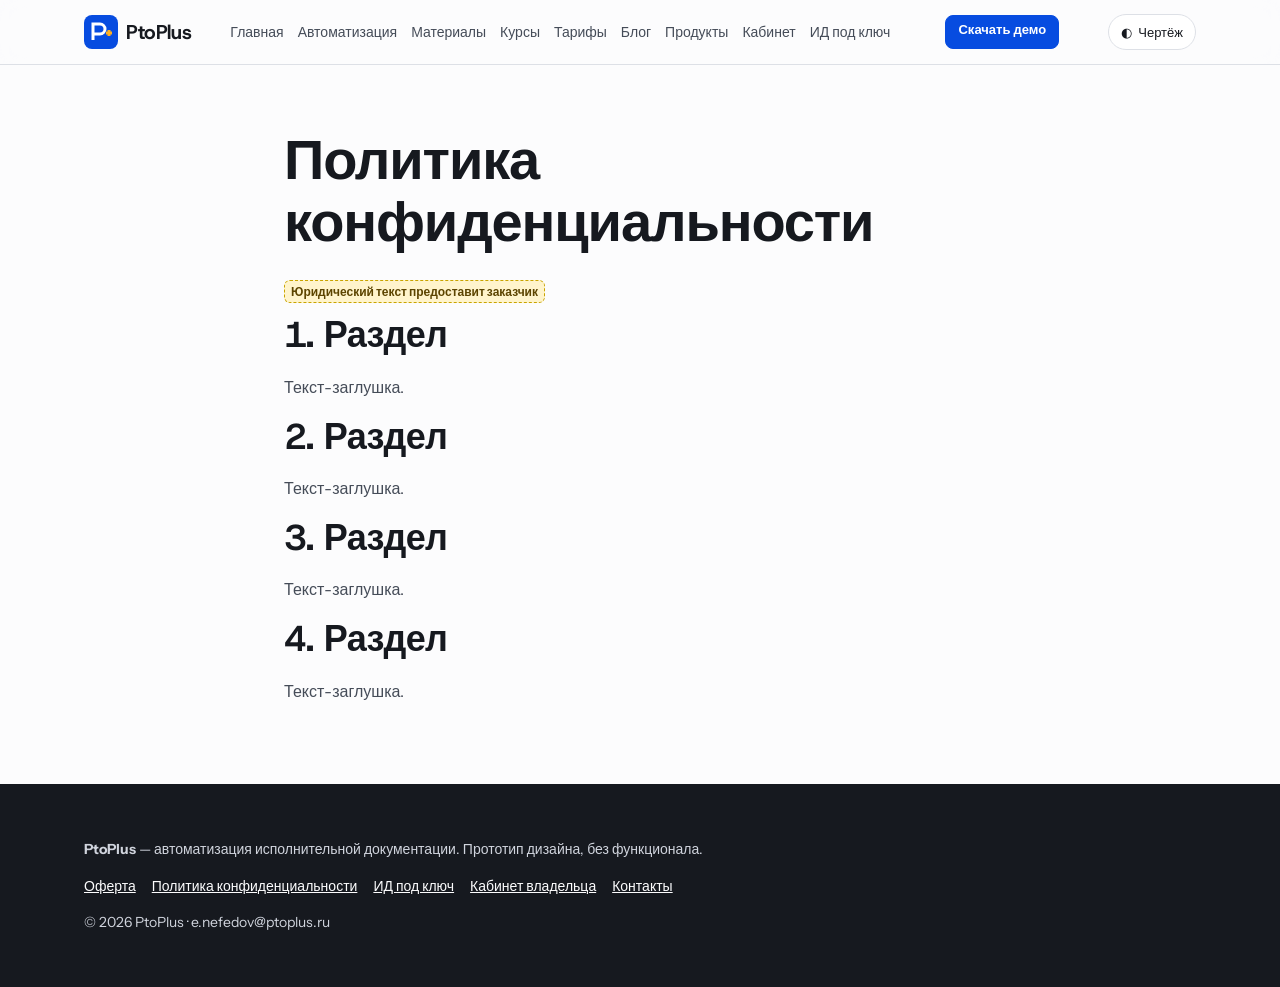
<file: privacy.html>
<!doctype html><html lang="ru"><head><meta charset="utf-8"><meta name="viewport" content="width=device-width,initial-scale=1"><title>Политика конфиденциальности — PtoPlus</title><link rel="preconnect" href="https://fonts.googleapis.com"><link rel="preconnect" href="https://fonts.gstatic.com" crossorigin><link href="https://fonts.googleapis.com/css2?family=Host+Grotesk:wght@500;700&family=Instrument+Sans:wght@400;500;600&display=swap" rel="stylesheet"><link href="https://fonts.googleapis.com/css2?family=IBM+Plex+Mono:wght@400;600&family=IBM+Plex+Sans:wght@400;600;700&display=swap" rel="stylesheet"><script>try{var q=location.search.match(/theme=(\w+)/),t=q?q[1]:localStorage.getItem("pp-theme");if(t)document.documentElement.dataset.theme=t}catch(e){}</script><link rel="stylesheet" href="style.css"></head><body>
<header><div class="wrap nav"><a class="logo" href="index.html"><svg width="34" height="34" viewBox="0 0 34 34"><rect width="34" height="34" rx="8" fill="var(--dp-color-accent)"/><path d="M9 25V9h7a5 5 0 010 10h-7" stroke="#fff" stroke-width="3" fill="none"/><path d="M22 18h6M25 15v6" stroke="var(--value,#ffb020)" stroke-width="3"/></svg>PtoPlus</a><nav class="menu"><a href="index.html">Главная</a><a href="automation.html">Автоматизация</a><a href="materials.html">Материалы</a><a href="courses.html">Курсы</a><a href="pricing.html">Тарифы</a><a href="blog.html">Блог</a><a href="products.html">Продукты</a><a href="account.html">Кабинет</a><a href="id-turnkey.html">ИД под ключ</a></nav><a class="btn sm hdr-cta" href="#" data-demo="скачивание демо-файла">Скачать демо</a><button class="theme-tgl" type="button" aria-pressed="false" aria-label="Тема «Чертёж»" title="Переключить тему"><span aria-hidden="true">◐</span><span class="tl">Чертёж</span></button><button class="burger" aria-label="Меню">☰</button></div></header>
<main><section><div class="wrap" style="max-width:760px"><h1>Политика конфиденциальности</h1><p class="ph">Юридический текст предоставит заказчик</p><h2>1. Раздел</h2><p class="muted">Текст-заглушка.</p><h2>2. Раздел</h2><p class="muted">Текст-заглушка.</p><h2>3. Раздел</h2><p class="muted">Текст-заглушка.</p><h2>4. Раздел</h2><p class="muted">Текст-заглушка.</p></div></section></main>
<footer><div class="wrap"><p><b>PtoPlus</b> — автоматизация исполнительной документации. Прототип дизайна, без функционала.</p><p><a href="offer.html">Оферта</a><a href="privacy.html">Политика конфиденциальности</a><a href="id-turnkey.html">ИД под ключ</a><a href="owner.html">Кабинет владельца</a><a href="contacts.html">Контакты</a></p><p>© 2026 PtoPlus · e.nefedov@ptoplus.ru</p></div></footer><script src="app.js"></script></body></html>
</file>
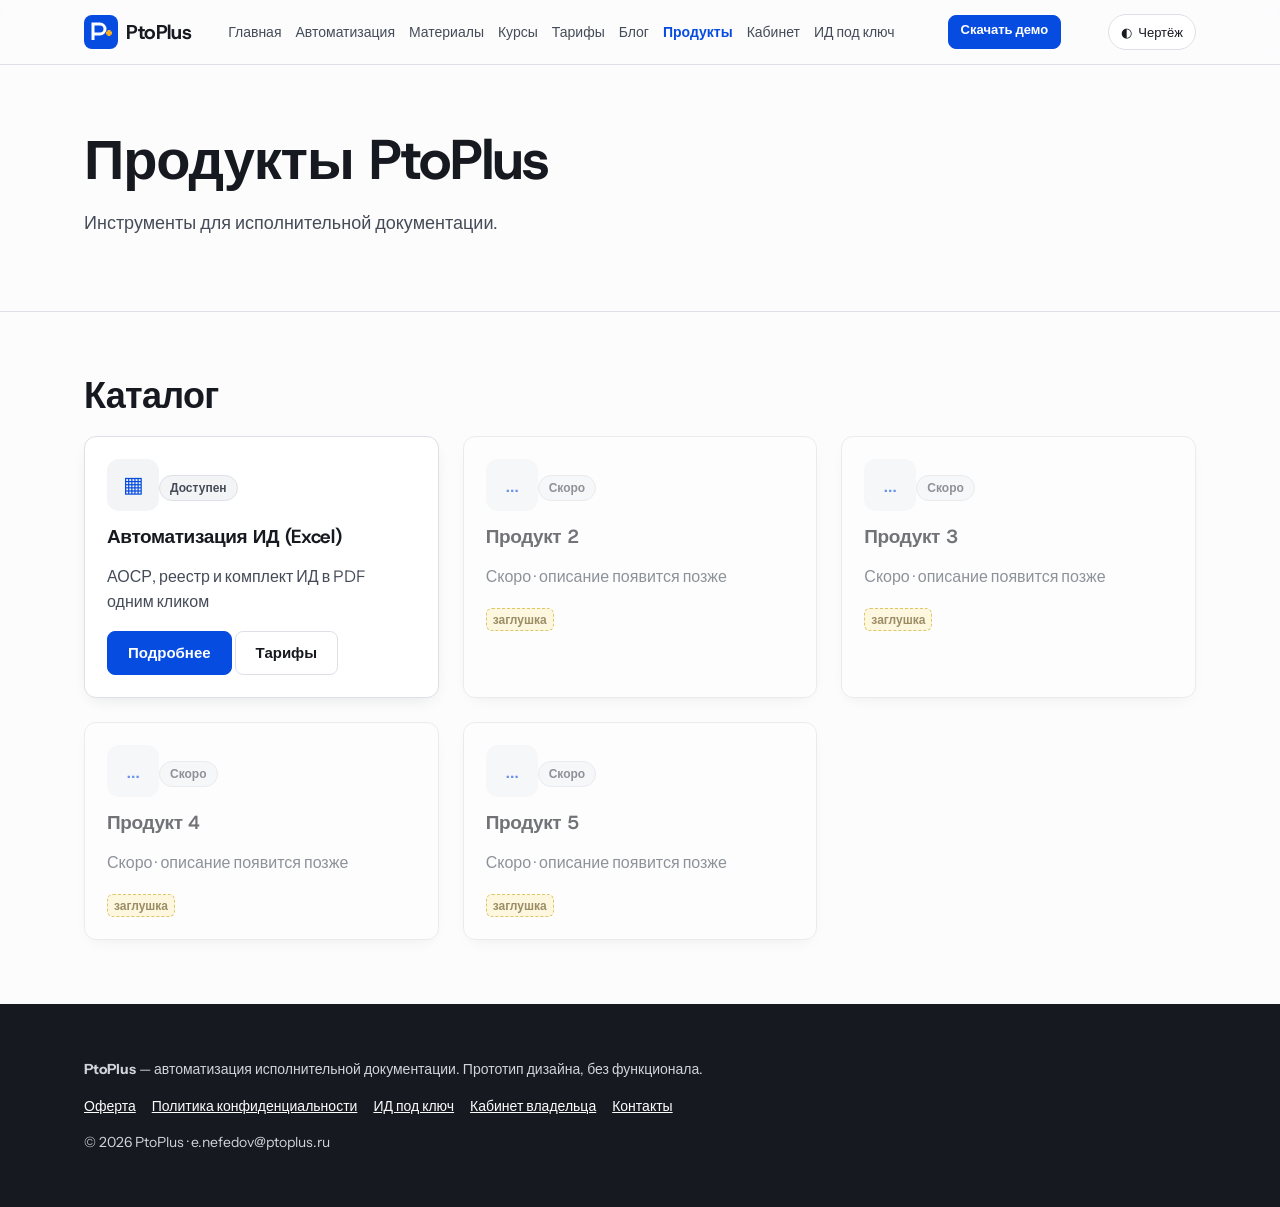
<file: products.html>
<!doctype html><html lang="ru"><head><meta charset="utf-8"><meta name="viewport" content="width=device-width,initial-scale=1"><title>Продукты — PtoPlus</title><link rel="preconnect" href="https://fonts.googleapis.com"><link rel="preconnect" href="https://fonts.gstatic.com" crossorigin><link href="https://fonts.googleapis.com/css2?family=Host+Grotesk:wght@500;700&family=Instrument+Sans:wght@400;500;600&display=swap" rel="stylesheet"><link href="https://fonts.googleapis.com/css2?family=IBM+Plex+Mono:wght@400;600&family=IBM+Plex+Sans:wght@400;600;700&display=swap" rel="stylesheet"><script>try{var q=location.search.match(/theme=(\w+)/),t=q?q[1]:localStorage.getItem("pp-theme");if(t)document.documentElement.dataset.theme=t}catch(e){}</script><link rel="stylesheet" href="style.css"></head><body>
<header><div class="wrap nav"><a class="logo" href="index.html"><svg width="34" height="34" viewBox="0 0 34 34"><rect width="34" height="34" rx="8" fill="var(--dp-color-accent)"/><path d="M9 25V9h7a5 5 0 010 10h-7" stroke="#fff" stroke-width="3" fill="none"/><path d="M22 18h6M25 15v6" stroke="var(--value,#ffb020)" stroke-width="3"/></svg>PtoPlus</a><nav class="menu"><a href="index.html">Главная</a><a href="automation.html">Автоматизация</a><a href="materials.html">Материалы</a><a href="courses.html">Курсы</a><a href="pricing.html">Тарифы</a><a href="blog.html">Блог</a><a href="products.html" class=active>Продукты</a><a href="account.html">Кабинет</a><a href="id-turnkey.html">ИД под ключ</a></nav><a class="btn sm hdr-cta" href="#" data-demo="скачивание демо-файла">Скачать демо</a><button class="theme-tgl" type="button" aria-pressed="false" aria-label="Тема «Чертёж»" title="Переключить тему"><span aria-hidden="true">◐</span><span class="tl">Чертёж</span></button><button class="burger" aria-label="Меню">☰</button></div></header>
<main><div class="hero"><div class="wrap"><h1>Продукты PtoPlus</h1><p>Инструменты для исполнительной документации.</p></div></div><section class=""><div class="wrap"><h2>Каталог</h2><div class="grid g3"><div class="card prod"><span class="hex" aria-hidden="true">▦</span><span class="tag">Доступен</span><h3>Автоматизация ИД (Excel)</h3><p class="muted">АОСР, реестр и комплект ИД в PDF одним кликом</p><a class="btn" href="automation.html">Подробнее</a> <a class="btn ghost" href="pricing.html">Тарифы</a></div><div class="card prod soon"><span class="hex" aria-hidden="true">…</span><span class="tag">Скоро</span><h3>Продукт 2</h3><p class="muted">Скоро · описание появится позже</p><span class="ph">заглушка</span></div><div class="card prod soon"><span class="hex" aria-hidden="true">…</span><span class="tag">Скоро</span><h3>Продукт 3</h3><p class="muted">Скоро · описание появится позже</p><span class="ph">заглушка</span></div><div class="card prod soon"><span class="hex" aria-hidden="true">…</span><span class="tag">Скоро</span><h3>Продукт 4</h3><p class="muted">Скоро · описание появится позже</p><span class="ph">заглушка</span></div><div class="card prod soon"><span class="hex" aria-hidden="true">…</span><span class="tag">Скоро</span><h3>Продукт 5</h3><p class="muted">Скоро · описание появится позже</p><span class="ph">заглушка</span></div></div></div></section></main>
<footer><div class="wrap"><p><b>PtoPlus</b> — автоматизация исполнительной документации. Прототип дизайна, без функционала.</p><p><a href="offer.html">Оферта</a><a href="privacy.html">Политика конфиденциальности</a><a href="id-turnkey.html">ИД под ключ</a><a href="owner.html">Кабинет владельца</a><a href="contacts.html">Контакты</a></p><p>© 2026 PtoPlus · e.nefedov@ptoplus.ru</p></div></footer><script src="app.js"></script></body></html>
</file>
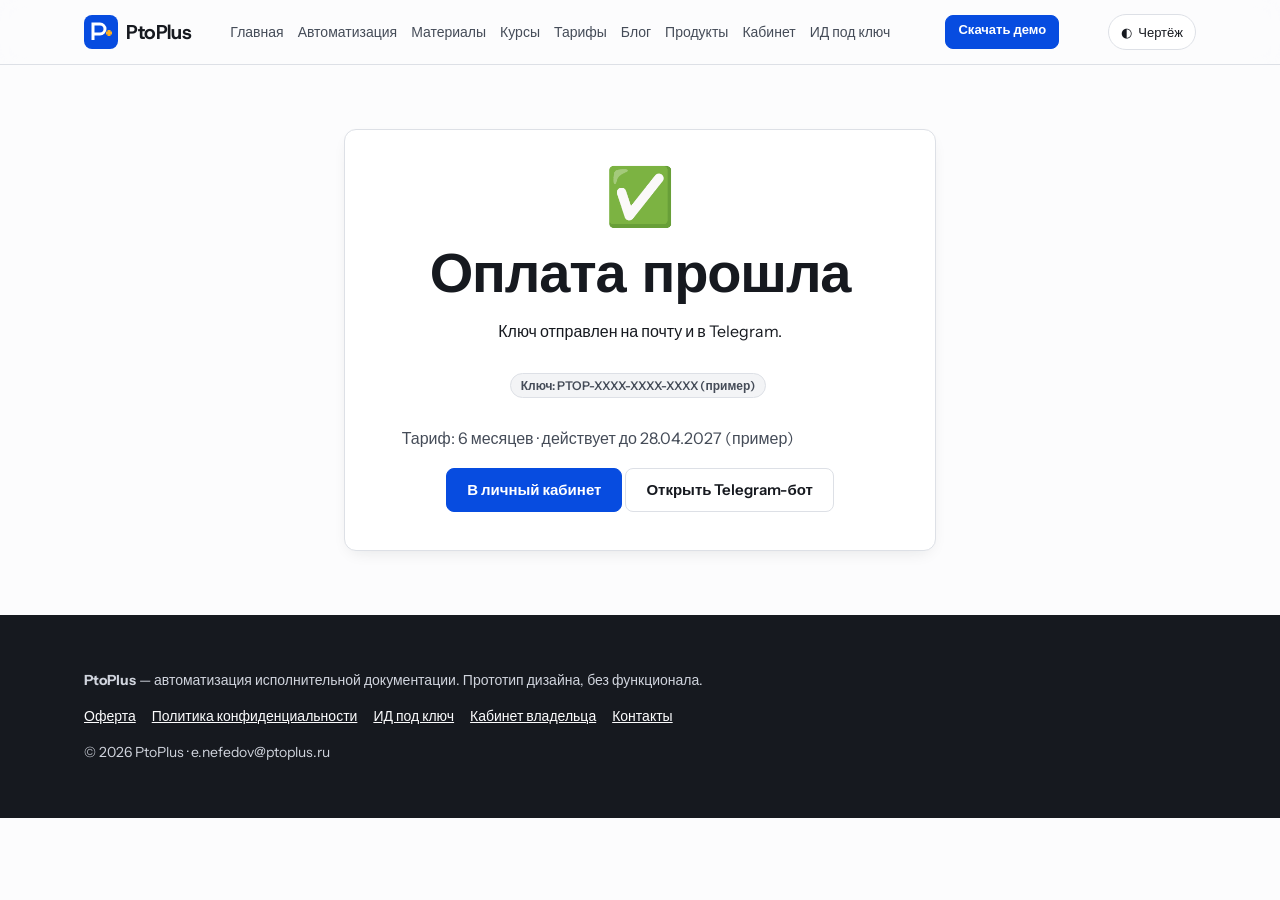
<file: success.html>
<!doctype html><html lang="ru"><head><meta charset="utf-8"><meta name="viewport" content="width=device-width,initial-scale=1"><title>Оплата прошла — PtoPlus</title><link rel="preconnect" href="https://fonts.googleapis.com"><link rel="preconnect" href="https://fonts.gstatic.com" crossorigin><link href="https://fonts.googleapis.com/css2?family=Host+Grotesk:wght@500;700&family=Instrument+Sans:wght@400;500;600&display=swap" rel="stylesheet"><link href="https://fonts.googleapis.com/css2?family=IBM+Plex+Mono:wght@400;600&family=IBM+Plex+Sans:wght@400;600;700&display=swap" rel="stylesheet"><script>try{var q=location.search.match(/theme=(\w+)/),t=q?q[1]:localStorage.getItem("pp-theme");if(t)document.documentElement.dataset.theme=t}catch(e){}</script><link rel="stylesheet" href="style.css"></head><body>
<header><div class="wrap nav"><a class="logo" href="index.html"><svg width="34" height="34" viewBox="0 0 34 34"><rect width="34" height="34" rx="8" fill="var(--dp-color-accent)"/><path d="M9 25V9h7a5 5 0 010 10h-7" stroke="#fff" stroke-width="3" fill="none"/><path d="M22 18h6M25 15v6" stroke="var(--value,#ffb020)" stroke-width="3"/></svg>PtoPlus</a><nav class="menu"><a href="index.html">Главная</a><a href="automation.html">Автоматизация</a><a href="materials.html">Материалы</a><a href="courses.html">Курсы</a><a href="pricing.html">Тарифы</a><a href="blog.html">Блог</a><a href="products.html">Продукты</a><a href="account.html">Кабинет</a><a href="id-turnkey.html">ИД под ключ</a></nav><a class="btn sm hdr-cta" href="#" data-demo="скачивание демо-файла">Скачать демо</a><button class="theme-tgl" type="button" aria-pressed="false" aria-label="Тема «Чертёж»" title="Переключить тему"><span aria-hidden="true">◐</span><span class="tl">Чертёж</span></button><button class="burger" aria-label="Меню">☰</button></div></header>
<main><section><div class="wrap" style="max-width:640px"><div class="card" style="text-align:center"><div style="font-size:56px">✅</div><h1>Оплата прошла</h1><p>Ключ отправлен на почту и в Telegram.</p><p class="tag">Ключ: PTOP-XXXX-XXXX-XXXX (пример)</p><p class="muted">Тариф: 6 месяцев · действует до 28.04.2027 (пример)</p><p><a class="btn" href="account.html">В личный кабинет</a> <a class="btn ghost" href="#" data-demo="открыть Telegram-бот">Открыть Telegram-бот</a></p></div></div></section></main>
<footer><div class="wrap"><p><b>PtoPlus</b> — автоматизация исполнительной документации. Прототип дизайна, без функционала.</p><p><a href="offer.html">Оферта</a><a href="privacy.html">Политика конфиденциальности</a><a href="id-turnkey.html">ИД под ключ</a><a href="owner.html">Кабинет владельца</a><a href="contacts.html">Контакты</a></p><p>© 2026 PtoPlus · e.nefedov@ptoplus.ru</p></div></footer><script src="app.js"></script></body></html>
</file>
<file: style.css>
:root{--dp-color-ground:#fcfcfd;--dp-color-ink:#16191f;--dp-color-ink-secondary:#454c58;--dp-color-ground-muted:#f3f4f6;--dp-color-rule:#dde0e6;--dp-color-accent:#074ce0;--dp-color-field:#16191f;--dp-color-on-field:#fcfcfd;--dp-color-on-field-secondary:#d0d4dd;--dp-color-panel:#fff;--dp-color-on-accent:#fff;--dp-typography-fallback:sans-serif;--dp-typography-body:16px;--dp-typography-interface:15px;--dp-typography-small:14px;--dp-typography-metadata:13px;--dp-typography-label:12px;--dp-typography-body-leading:1.6;--dp-spacing-grid-gap:24px;--dp-radius-panel:12px;--dp-border-hairline:1px;--dp-motion-interaction:160ms;--dp-motion-easing:ease-out;
--display:"Host Grotesk",var(--dp-typography-fallback);--sans:"Instrument Sans",var(--dp-typography-fallback);--shadow:0 6px 18px -8px rgba(22,25,31,.14);--maxw:1160px}
*{box-sizing:border-box}
body{margin:0;font-family:var(--sans);font-size:var(--dp-typography-body);line-height:var(--dp-typography-body-leading);background:var(--dp-color-ground);color:var(--dp-color-ink)}
h1,h2,h3,.price,.kpi,.logo{font-family:var(--display);letter-spacing:-.02em;line-height:1.1;font-weight:700}
h1{font-size:clamp(32px,5.4vw,56px);margin:0 0 16px}h2{font-size:clamp(24px,3.4vw,36px);margin:0 0 20px}h3{font-size:19px;margin:6px 0 8px}
a{color:var(--dp-color-accent)}img,svg{max-width:100%}
:focus-visible{outline:2px solid var(--dp-color-accent);outline-offset:3px;border-radius:4px}
.wrap{max-width:var(--maxw);margin:auto;padding:0 24px}
header{background:var(--dp-color-ground);border-bottom:var(--dp-border-hairline) solid var(--dp-color-rule);position:sticky;top:0;z-index:9}
.nav{display:flex;align-items:center;justify-content:space-between;height:64px}
.logo{display:flex;gap:8px;align-items:center;font-size:20px;color:var(--dp-color-ink);text-decoration:none}
.menu{display:none;position:absolute;top:64px;left:0;right:0;background:var(--dp-color-panel);flex-direction:column;padding:12px 24px;border-bottom:1px solid var(--dp-color-rule);font-size:var(--dp-typography-interface)}
.menu.open{display:flex}.menu a{padding:8px 0;color:var(--dp-color-ink-secondary);text-decoration:none}.menu a.active{color:var(--dp-color-accent);font-weight:600}.menu a:hover{color:var(--dp-color-ink)}
.burger{background:var(--dp-color-panel);border:1px solid var(--dp-color-rule);border-radius:8px;padding:8px 12px;font-size:18px;color:var(--dp-color-ink);cursor:pointer}
@media(min-width:1240px){.menu{display:flex;position:static;flex-direction:row;gap:20px;padding:0;border:0;background:none}.burger{display:none}}
.btn{display:inline-block;background:var(--dp-color-accent);color:var(--dp-color-on-accent);padding:12px 20px;border-radius:8px;text-decoration:none;font:600 var(--dp-typography-interface)/1.2 var(--sans);border:1px solid var(--dp-color-accent);cursor:pointer;min-height:44px;transition:transform var(--dp-motion-interaction) var(--dp-motion-easing),background var(--dp-motion-interaction) var(--dp-motion-easing),box-shadow var(--dp-motion-interaction) var(--dp-motion-easing)}
.btn:hover{background:#053cb4;transform:translateY(-1px);box-shadow:var(--shadow)}.btn:active{transform:none}
.btn.ghost{background:var(--dp-color-panel);color:var(--dp-color-ink);border-color:var(--dp-color-rule)}.btn.ghost:hover{background:var(--dp-color-ground-muted)}
.btn.sm{padding:6px 12px;min-height:34px;font-size:var(--dp-typography-metadata)}.btn.warn{background:var(--dp-color-panel);color:#b42318;border-color:#f1c1bc}
section{padding:64px 0}section:nth-of-type(even){background:var(--dp-color-ground-muted)}
.dark,footer{background:var(--dp-color-field)!important;color:var(--dp-color-on-field)}.dark .muted,footer{color:var(--dp-color-on-field-secondary)}
.dark .card{background:rgba(255,255,255,.04);border-color:rgba(255,255,255,.14);box-shadow:none;color:var(--dp-color-on-field)}
.hero{padding:64px 0 56px;border-bottom:1px solid var(--dp-color-rule)}.hero p{font-size:18px;color:var(--dp-color-ink-secondary);max-width:62ch}
.hero .grid.g2{grid-template-columns:1.45fr 1fr;align-items:center}
.grid{display:grid;gap:var(--dp-spacing-grid-gap);grid-template-columns:1fr}
.g2{grid-template-columns:1fr 1fr}.g3{grid-template-columns:repeat(3,1fr)}.g4{grid-template-columns:repeat(4,1fr)}
.card{background:var(--dp-color-panel);border:var(--dp-border-hairline) solid var(--dp-color-rule);border-radius:var(--dp-radius-panel);padding:22px;box-shadow:var(--shadow)}
.card p.muted{max-width:42ch}
.muted{color:var(--dp-color-ink-secondary)}
.tag{display:inline-block;font-size:var(--dp-typography-label);font-weight:600;background:var(--dp-color-ground-muted);color:var(--dp-color-ink-secondary);border:1px solid var(--dp-color-rule);border-radius:20px;padding:2px 10px;margin-right:4px}
.ph{display:inline-block;font-size:var(--dp-typography-label);background:#fff4cc;color:#5c4400;border:1px dashed #c9a400;border-radius:6px;padding:1px 6px;vertical-align:middle;font-weight:600}
.price{font-size:34px}.card.hit{border:2px solid var(--dp-color-accent);position:relative}.card.hit::after{content:"Популярный";position:absolute;top:-12px;right:16px;background:var(--dp-color-accent);color:#fff;font-size:var(--dp-typography-label);padding:2px 10px;border-radius:20px}
.card ul{padding-left:18px;font-size:var(--dp-typography-small)}
.video{aspect-ratio:16/10;background:radial-gradient(circle at 50% 45%,#2a66f0,#074ce0 45%,#0a2f8a);border-radius:var(--dp-radius-panel);display:flex;align-items:center;justify-content:center;color:#fff;flex-direction:column;gap:10px;text-align:center;padding:16px;font-size:var(--dp-typography-small);box-shadow:var(--shadow)}
.play{width:64px;height:64px;border-radius:50%;background:#fff;color:var(--dp-color-accent);display:flex;align-items:center;justify-content:center;font-size:24px}
.steps{counter-reset:s}.steps .card::before{counter-increment:s;content:counter(s,decimal-leading-zero);display:block;font:700 28px var(--display);color:var(--dp-color-accent);margin-bottom:8px}.dark .steps .card::before{color:#8fb0ff}
.filters{display:flex;flex-wrap:wrap;gap:10px;margin-bottom:20px}
select,input,textarea{font:var(--dp-typography-interface) var(--sans);padding:11px;border:1px solid var(--dp-color-rule);border-radius:8px;background:var(--dp-color-panel);color:var(--dp-color-ink);width:100%}.filters select,.filters input{width:auto;flex:1 1 160px}
form .grid{gap:12px}
table{width:100%;border-collapse:collapse;font-size:var(--dp-typography-small)}th{font-size:var(--dp-typography-label);text-transform:uppercase;letter-spacing:.04em;color:var(--dp-color-ink-secondary)}th,td{text-align:left;padding:11px 10px;border-bottom:1px solid var(--dp-color-rule)}.tbl{overflow-x:auto}
.ok{color:#067647;font-weight:600}.bad{color:#b42318;font-weight:600}
.bar{display:flex;align-items:center;gap:10px;margin:10px 0;font-size:var(--dp-typography-metadata)}.bar span{width:90px;flex:none}.bar i{display:block;height:14px;background:var(--dp-color-accent);border-radius:4px}
.tabs{display:flex;gap:6px;flex-wrap:wrap;margin-bottom:14px}.tabs button{border:1px solid var(--dp-color-rule);background:var(--dp-color-panel);padding:8px 16px;border-radius:20px;cursor:pointer;font:500 var(--dp-typography-interface) var(--sans);color:var(--dp-color-ink)}.tabs button.on{background:var(--dp-color-accent);color:#fff;border-color:var(--dp-color-accent)}
.pane{display:none}.pane.on{display:block}.demo{font-size:var(--dp-typography-metadata);color:var(--dp-color-ink-secondary);font-style:italic;font-family:var(--sans);font-weight:400;letter-spacing:0}
details{border-bottom:1px solid var(--dp-color-rule);padding:16px 0}details summary{cursor:pointer;font-weight:600;list-style:none;display:flex;justify-content:space-between}details summary::-webkit-details-marker{display:none}details summary::after{content:"+";font-size:22px;color:var(--dp-color-accent);transition:transform var(--dp-motion-interaction) var(--dp-motion-easing)}details[open] summary::after{transform:rotate(45deg)}
footer{padding:40px 0;font-size:var(--dp-typography-small)}footer a{color:var(--dp-color-on-field);margin-right:16px}
.kpi{font-size:28px}
@media(max-width:1050px){:root{--dp-spacing-grid-gap:18px}.g4{grid-template-columns:repeat(2,1fr)}}
@media(max-width:760px){.g2,.g3,.hero .grid.g2{grid-template-columns:1fr}.g4{grid-template-columns:1fr}section{padding:44px 0}.wrap{padding:0 18px}}
@media(max-width:480px){.g4{grid-template-columns:1fr}}
@media(prefers-reduced-motion:reduce){*{transition:none!important}.btn:hover{transform:none}}
/* WOW */
header{background:rgba(252,252,253,.78);backdrop-filter:saturate(1.4) blur(12px);-webkit-backdrop-filter:saturate(1.4) blur(12px)}
.hdr-cta{margin-left:auto;margin-right:10px}@media(min-width:1240px){.hdr-cta{order:3;margin:0 0 0 16px}}
.xdemo{position:relative;background:var(--dp-color-panel);border:1px solid var(--dp-color-rule);border-radius:var(--dp-radius-panel);box-shadow:0 24px 48px -24px rgba(7,76,224,.35);overflow:hidden;padding-bottom:12px}
.xbar{display:flex;gap:6px;align-items:center;padding:10px 12px;background:#107c41;color:#fff;font-size:var(--dp-typography-label)}.xbar i{width:9px;height:9px;border-radius:50%;background:rgba(255,255,255,.6)}.xbar span{margin-left:8px}
.xbody{position:relative;display:grid;grid-template-columns:1.3fr 1fr;gap:12px;padding:12px}
.xrow{display:grid;grid-template-columns:26px 1fr 34px;font-size:var(--dp-typography-metadata);border-bottom:1px solid var(--dp-color-rule);padding:6px 4px;transition:background var(--dp-motion-interaction),box-shadow var(--dp-motion-interaction)}.xrow b{color:var(--dp-color-ink-secondary);font-weight:500}.xrow em{font-style:normal;color:var(--dp-color-ink-secondary)}
.xrow.sel{background:#e6eeff;box-shadow:inset 3px 0 var(--dp-color-accent)}
.xside{display:flex;flex-direction:column;gap:10px;align-items:stretch}
.xbtn{background:var(--dp-color-accent);color:#fff;border:0;border-radius:8px;padding:10px;font:600 var(--dp-typography-small) var(--sans);transition:transform 120ms}.xbtn.press{transform:scale(.94);box-shadow:0 0 0 6px rgba(7,76,224,.2)}
.xstack{position:relative;height:120px}
.xpdf{position:absolute;left:50%;width:78px;height:96px;margin-left:-39px;background:#fff;border:1px solid var(--dp-color-rule);border-radius:6px;box-shadow:0 6px 14px -6px rgba(0,0,0,.25);font-size:10px;padding:6px;animation:fly .6s var(--dp-motion-easing) both}.xpdf::before{content:"PDF";display:block;background:#d92d20;color:#fff;font-weight:700;border-radius:3px;padding:1px 4px;width:max-content;margin-bottom:4px}.xpdf::after{content:"";display:block;height:28px;background:repeating-linear-gradient(#eef0f3 0 3px,transparent 3px 7px)}
@keyframes fly{from{opacity:0;transform:translate(-120px,-60px) rotate(-18deg) scale(.6)}to{opacity:1}}
.xcount{text-align:center;font:700 var(--dp-typography-small) var(--display)}.xcount b{color:var(--dp-color-accent);font-size:22px}
.xcursor{position:absolute;width:18px;height:18px;left:20px;top:20px;pointer-events:none;background:no-repeat center/contain url("data:image/svg+xml,%3Csvg xmlns='http://www.w3.org/2000/svg' viewBox='0 0 24 24'%3E%3Cpath d='M3 2l16 9-7 2-3 7z' fill='%2316191f' stroke='%23fff' stroke-width='1.5'/%3E%3C/svg%3E");transition:left .5s ease-in-out,top .5s ease-in-out}
.xreplay{position:absolute;right:12px;bottom:10px}
.calc label{font-size:var(--dp-typography-small);color:var(--dp-color-ink-secondary);display:flex;flex-direction:column;gap:6px}.calcout{margin-top:12px}.calcout .kpi{font-size:48px;color:var(--dp-color-accent)}
.reveal{opacity:0;transform:translateY(24px);transition:opacity .6s var(--dp-motion-easing),transform .6s var(--dp-motion-easing)}.reveal.in{opacity:1;transform:none}
.tilt{transition:transform var(--dp-motion-interaction) var(--dp-motion-easing),box-shadow var(--dp-motion-interaction)}.tilt:hover{box-shadow:0 18px 40px -16px rgba(7,76,224,.45)}
@media(max-width:480px){.xbody{grid-template-columns:1fr}.xstack{height:104px}}
@media(prefers-reduced-motion:reduce){.reveal{opacity:1;transform:none}.xpdf{animation:none}.xcursor{display:none}.tilt:hover{transform:none}}
.xreplay{position:static;display:block;margin:0 12px 0 auto}
/* ===== shared new components ===== */
.theme-tgl{display:inline-flex;align-items:center;gap:6px;border:1px solid var(--dp-color-rule);background:var(--dp-color-panel);color:var(--dp-color-ink);border-radius:20px;padding:6px 12px;font:500 var(--dp-typography-metadata) var(--sans);cursor:pointer;min-height:36px;margin-right:8px}
@media(min-width:1240px){.theme-tgl{order:4;margin:0 0 0 10px}}@media(max-width:480px){.theme-tgl .tl{display:none}.hdr-cta{padding:6px 10px}}
.menu{gap:14px}@media(min-width:1240px){.menu{gap:14px;font-size:var(--dp-typography-small)}}
.hex{display:inline-flex;width:52px;height:52px;align-items:center;justify-content:center;font-size:22px;color:var(--dp-color-accent);background:var(--dp-color-ground-muted);border-radius:12px;margin-bottom:10px}
.fork{padding-top:48px}.card.big{padding:28px;display:flex;flex-direction:column;gap:6px;align-items:flex-start}.card.big h3{font-size:26px}.card.big .btn{margin-top:8px}
.prod.soon{opacity:.6}.lead{font-size:18px;margin-top:-8px}
/* ===== THEME 2: Чертёж ===== */
[data-theme=blueprint]{--dp-color-ground:#07090e;--dp-color-ground-muted:#101522;--dp-color-panel:#10141c;--dp-color-ink:#f4f5f7;--dp-color-ink-secondary:#c9ced8;--dp-color-rule:#303139;--dp-color-accent:#ff951f;--dp-color-on-accent:#07090e;--dp-color-field:#0b0f18;--dp-color-on-field:#f4f5f7;--dp-color-on-field-secondary:#c9ced8;--value:#edcd8c;--dp-radius-panel:5px;--dp-spacing-grid-gap:24px;--display:"IBM Plex Sans",sans-serif;--sans:"IBM Plex Sans",sans-serif;--mono:"IBM Plex Mono",monospace;--shadow:none;color-scheme:dark}
[data-theme=blueprint] body{line-height:1.65;background-color:#07090e;background-image:linear-gradient(rgba(120,150,210,.07) 1px,transparent 1px),linear-gradient(90deg,rgba(120,150,210,.07) 1px,transparent 1px),linear-gradient(rgba(120,150,210,.035) 1px,transparent 1px),linear-gradient(90deg,rgba(120,150,210,.035) 1px,transparent 1px),linear-gradient(180deg,#0d1424,#07090e 60%);background-size:120px 120px,120px 120px,24px 24px,24px 24px,100% 100%;background-attachment:fixed}
[data-theme=blueprint] h1,[data-theme=blueprint] h2,[data-theme=blueprint] h3{letter-spacing:-.01em;font-weight:600}
[data-theme=blueprint] section,[data-theme=blueprint] section:nth-of-type(even),[data-theme=blueprint] .hero{background:transparent}
[data-theme=blueprint] .dark{background:rgba(16,21,34,.7)!important;border-block:1px solid var(--dp-color-rule)}
[data-theme=blueprint] header{background:rgba(7,9,14,.8)}
[data-theme=blueprint] .btn{border-radius:40px;color:#07090e}[data-theme=blueprint] .btn:hover{background:#ffab4d}
[data-theme=blueprint] .btn.ghost{background:transparent;color:var(--dp-color-ink);border-color:#4a4c57}[data-theme=blueprint] .btn.ghost:hover{border-color:var(--dp-color-accent);background:transparent}
[data-theme=blueprint] .btn.warn{background:transparent;color:#ff7a6b;border-color:#6b2c27}
[data-theme=blueprint] .card{position:relative;background:rgba(16,20,28,.92);border-color:var(--dp-color-rule)}
[data-theme=blueprint] .card::after{content:"";position:absolute;top:-4px;left:-4px;width:7px;height:7px;border-radius:50%;background:var(--value);box-shadow:0 0 0 3px rgba(237,205,140,.15)}
[data-theme=blueprint] .card.hit::after{content:"Популярный";width:auto;height:auto;border-radius:20px;top:-12px;left:auto;right:16px;background:var(--dp-color-accent);color:#07090e;box-shadow:none}
[data-theme=blueprint] h2{display:flex;align-items:center;gap:14px}
[data-theme=blueprint] h2::after{content:"";flex:1;height:9px;max-width:420px;border-left:1px solid var(--value);border-right:1px solid var(--value);background:linear-gradient(var(--value),var(--value)) center/100% 1px no-repeat;opacity:.55}
[data-theme=blueprint] .tag{background:transparent;color:var(--value);border-color:#5a5340;font-family:var(--mono)}
[data-theme=blueprint] .ph{background:transparent;color:var(--dp-color-accent);border-color:var(--dp-color-accent)}
[data-theme=blueprint] .price,[data-theme=blueprint] .kpi,[data-theme=blueprint] .steps .card::before,[data-theme=blueprint] .xcount b,[data-theme=blueprint] .calcout .kpi{font-family:var(--mono);font-variant-numeric:tabular-nums;color:var(--value)}
[data-theme=blueprint] .hex{background:transparent;color:var(--value);border-radius:0;clip-path:polygon(25% 3%,75% 3%,100% 50%,75% 97%,25% 97%,0 50%);background:linear-gradient(var(--value),var(--value));position:relative}
[data-theme=blueprint] .hex::before{content:"";position:absolute;inset:1.5px;clip-path:inherit;background:var(--dp-color-panel)}
[data-theme=blueprint] .hex{isolation:isolate}[data-theme=blueprint] .hex::before{z-index:-1}
[data-theme=blueprint] .xdemo{background:#0d121c;border-color:#3a3c46;box-shadow:12px 12px 0 -1px #07090e,12px 12px 0 0 #303139,24px 24px 0 -1px #07090e,24px 24px 0 0 #23242b,0 0 80px -10px rgba(255,149,31,.25)}
[data-theme=blueprint] .xbar{background:#1a2234;color:var(--value);font-family:var(--mono)}
[data-theme=blueprint] .xrow.sel{background:rgba(255,149,31,.12);box-shadow:inset 3px 0 var(--dp-color-accent)}
[data-theme=blueprint] .xbtn{color:#07090e;border-radius:40px}
[data-theme=blueprint] .xpdf{background:#f4f5f7;color:#07090e}
[data-theme=blueprint] th{font-family:var(--mono)}[data-theme=blueprint] td{font-variant-numeric:tabular-nums}
[data-theme=blueprint] .ok{color:#7fd6a0}[data-theme=blueprint] .bad{color:#ff7a6b}
[data-theme=blueprint] .bar i{background:linear-gradient(90deg,var(--value),var(--dp-color-accent));border-radius:0;height:10px}
[data-theme=blueprint] details summary::after{color:var(--value)}
[data-theme=blueprint] .video{background:#0d121c;border:1px solid var(--dp-color-rule);color:var(--dp-color-ink-secondary)}
[data-theme=blueprint] .play{background:var(--dp-color-accent);color:#07090e}
[data-theme=blueprint] footer{background:#05070b!important;border-top:1px solid var(--dp-color-rule)}
[data-theme=blueprint] .hero .grid.g2>div:first-child{position:relative}
[data-theme=blueprint] .tilt:hover{box-shadow:0 0 40px -12px rgba(255,149,31,.5)}
[data-theme=blueprint] .xcursor{filter:invert(1)}
@media(max-width:1100px){[data-theme=blueprint]{--dp-spacing-grid-gap:18px}}
@media(max-width:520px){[data-theme=blueprint] h2::after{display:none}}
.menu a{white-space:nowrap}
.card.big .il{width:100%;height:auto;max-height:190px;margin-bottom:8px;border-bottom:1px solid var(--dp-color-rule);padding-bottom:8px}
.tkc{display:grid;grid-template-columns:minmax(200px,320px) 1fr;gap:24px;align-items:center}.tkc h3{font-size:22px}.tkill .il{width:100%;height:auto}
@media(max-width:760px){.tkc{grid-template-columns:1fr}}
</file>
